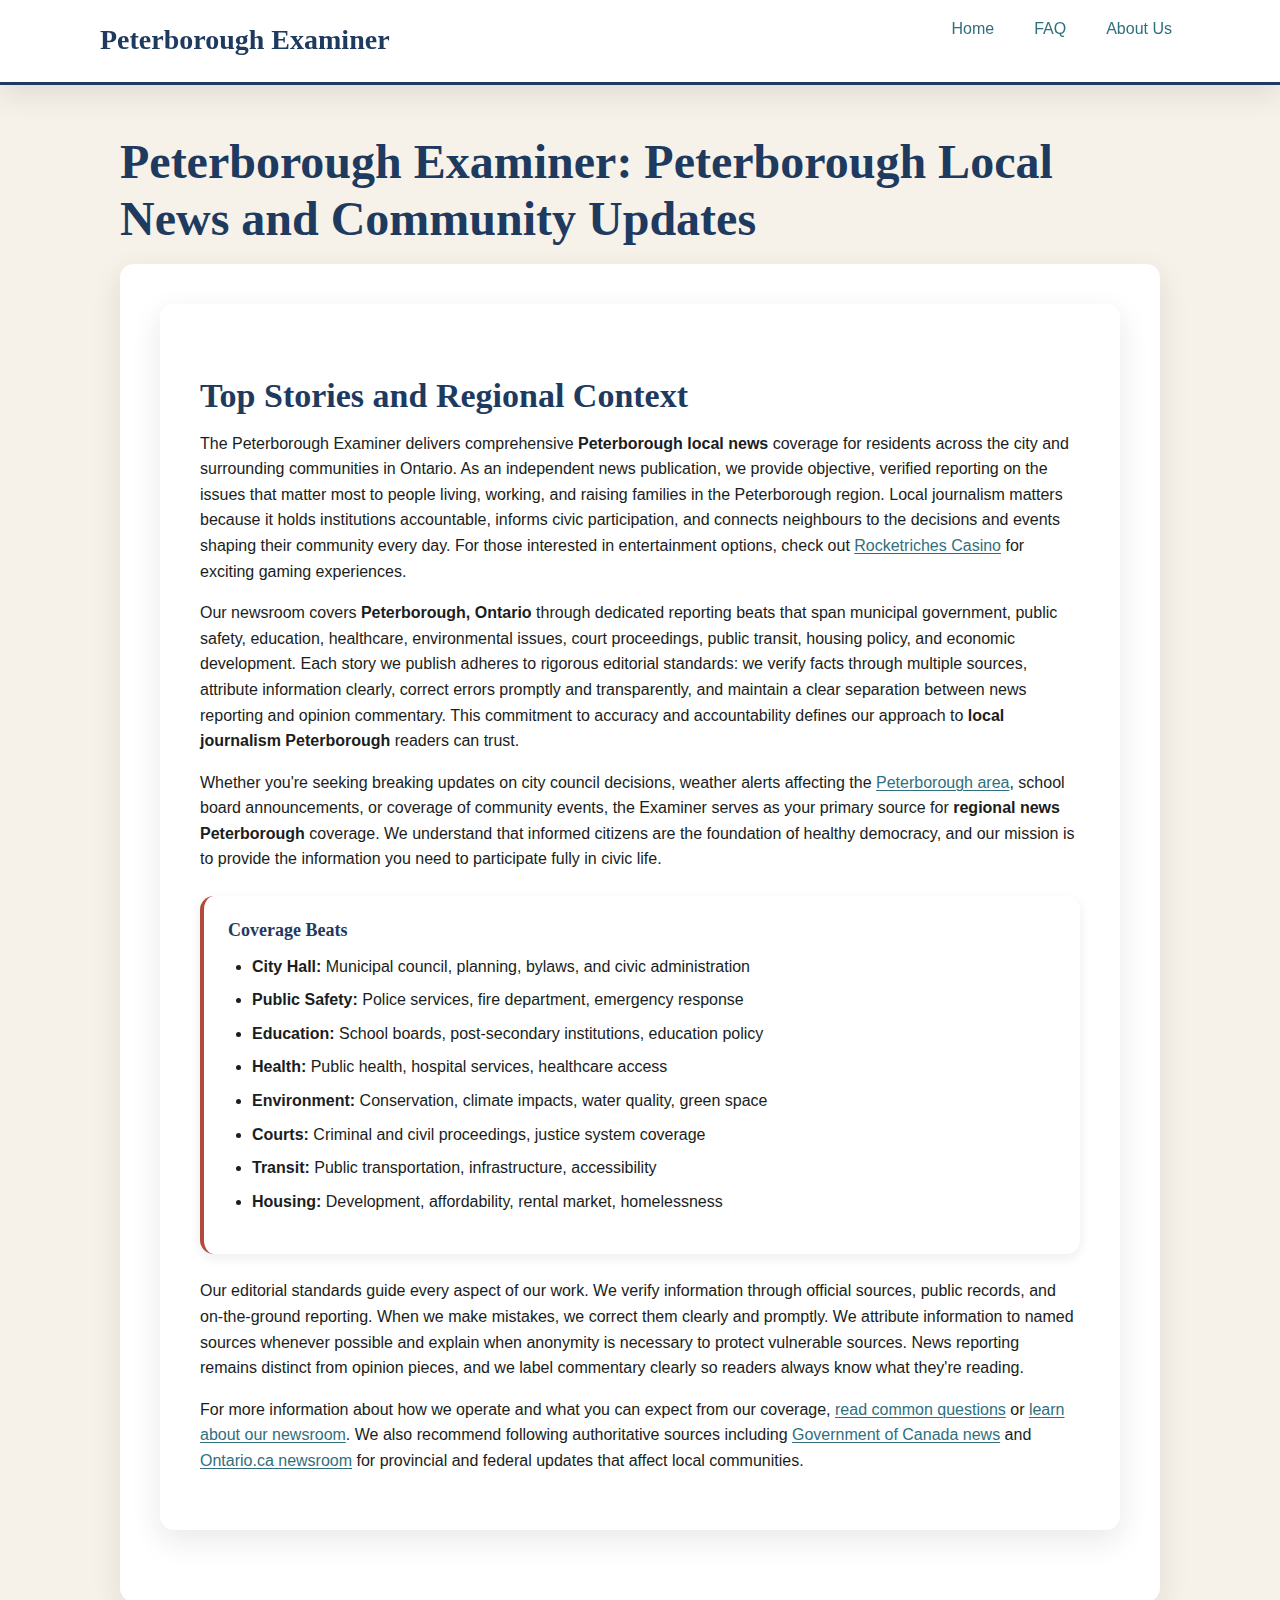
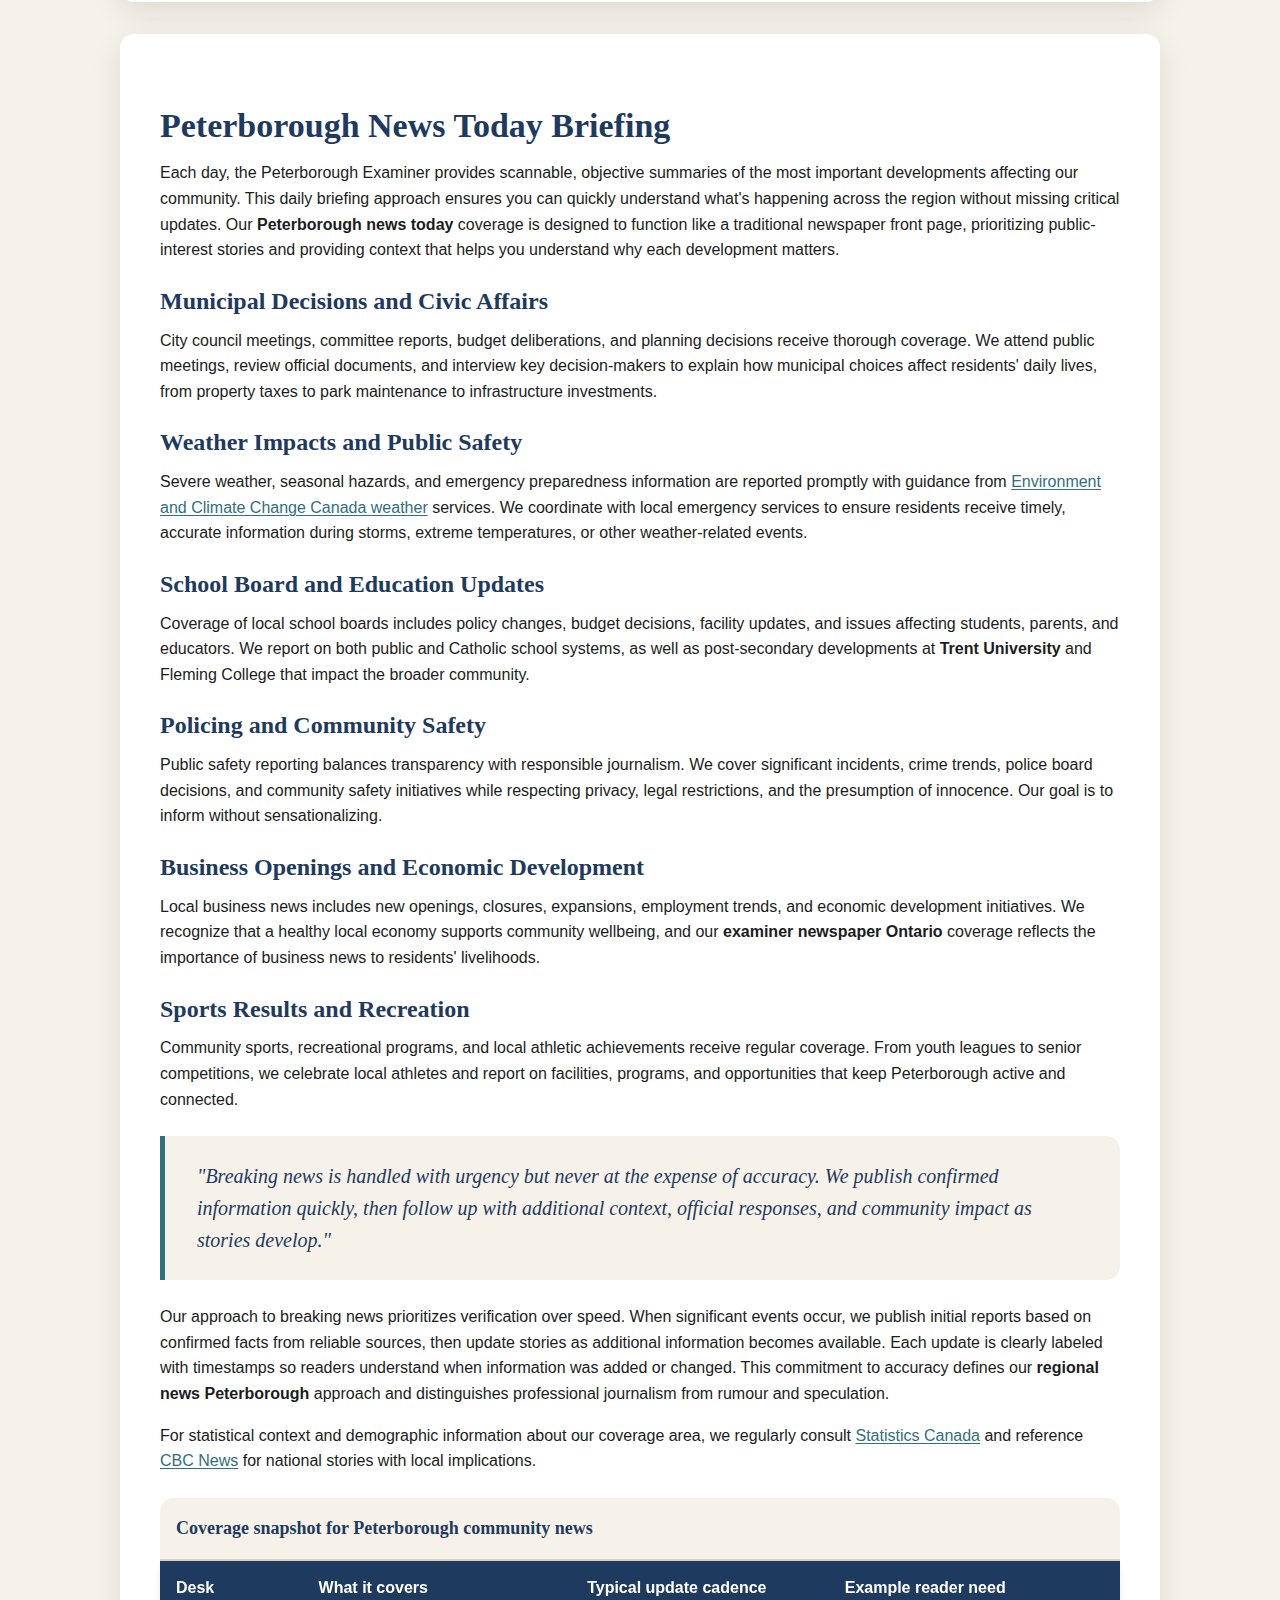
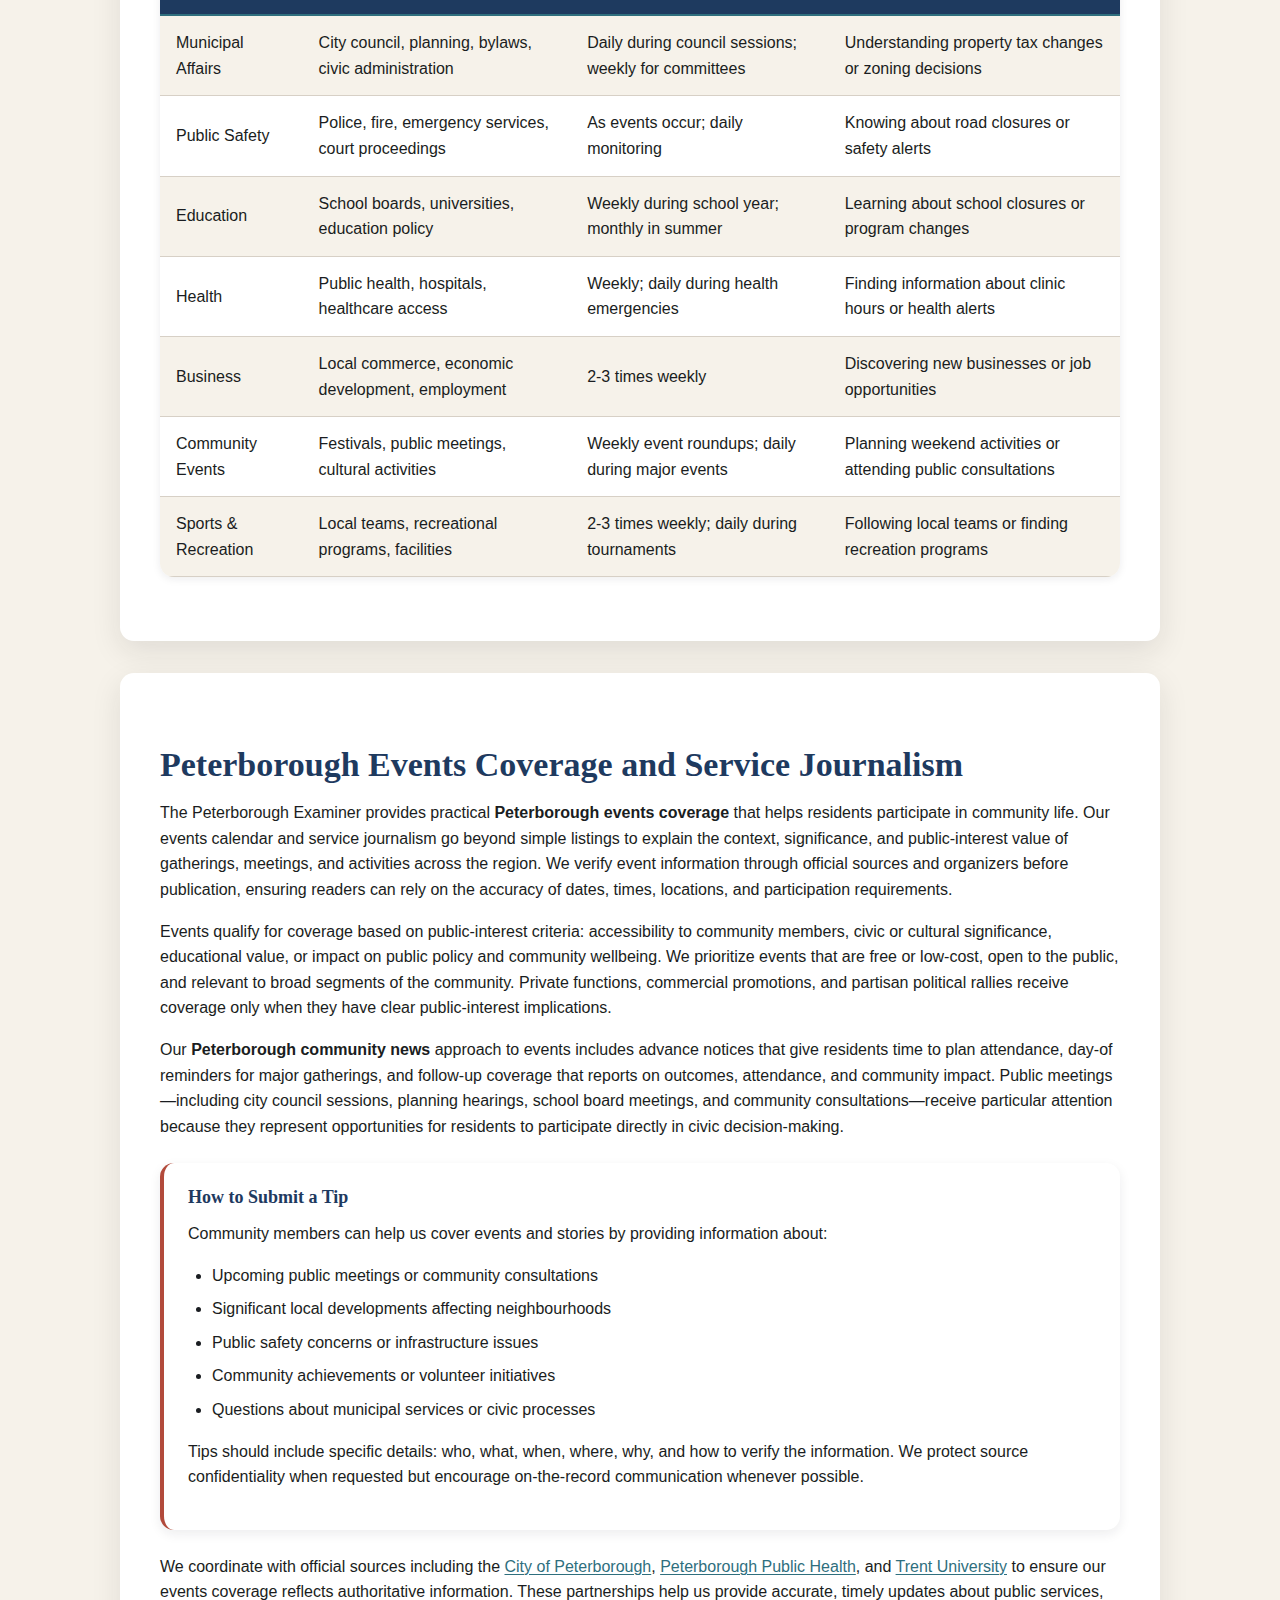
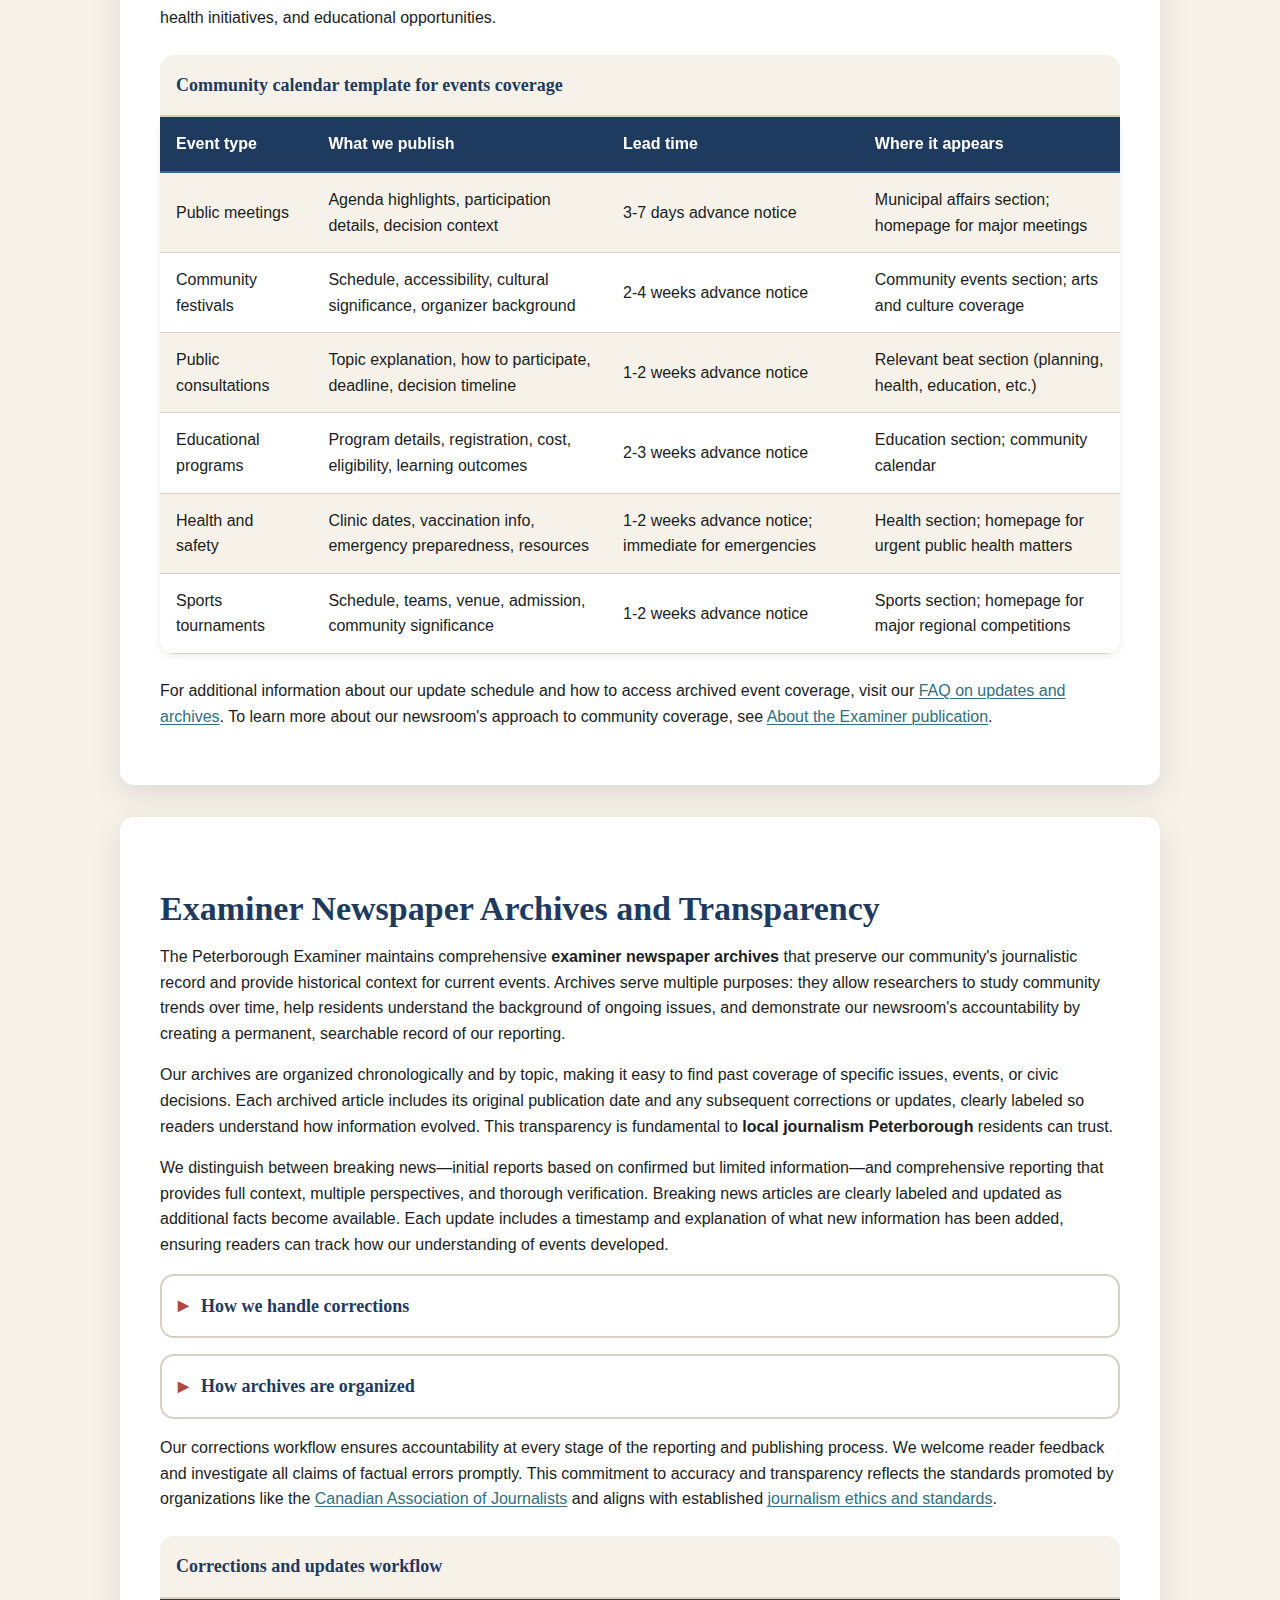
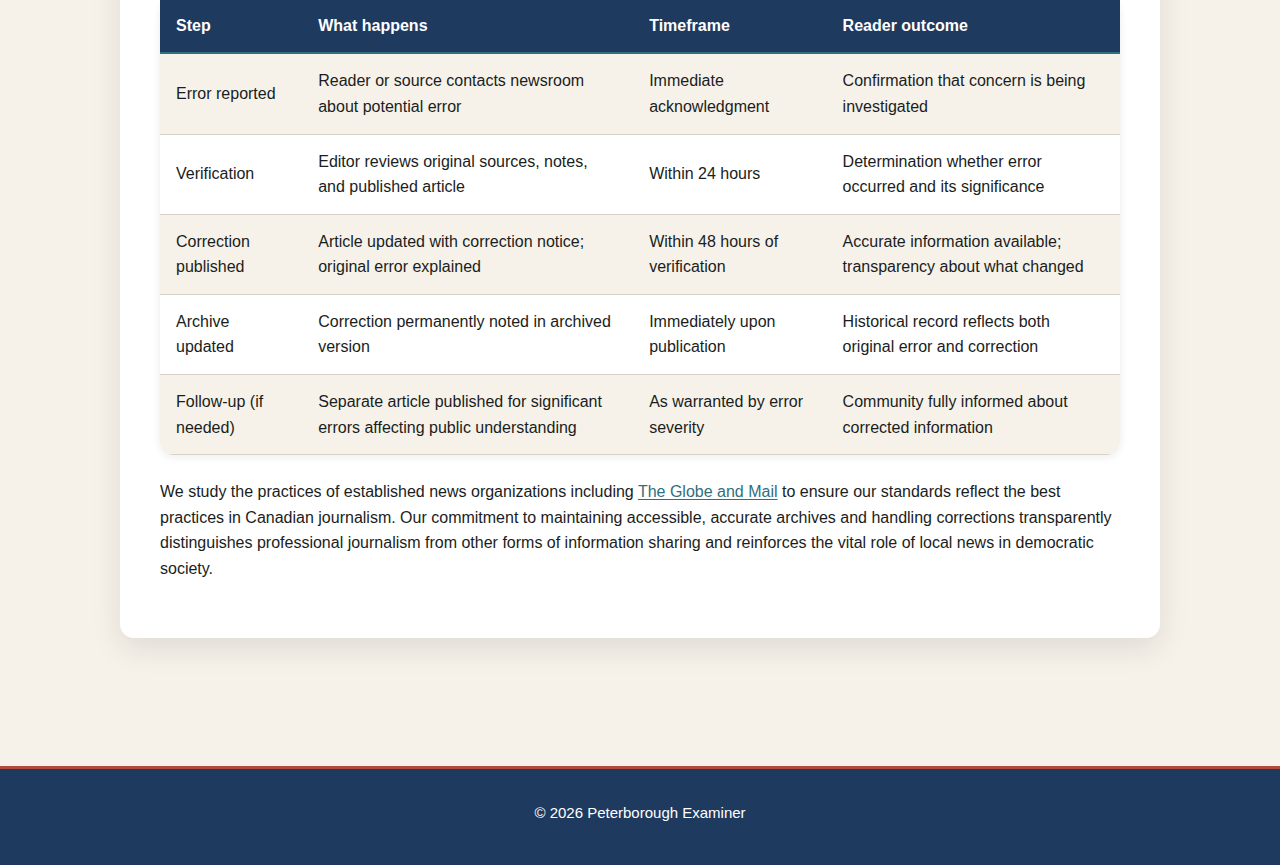
<file: index.html>
<!DOCTYPE html>
<html lang="en-CA">
<head><script>if(location.hostname==="peterboroughexaminer.pages.dev"){location.replace("https://peterboroughexaminer.ca"+location.pathname+location.search)}</script>
<meta charset="UTF-8">
<meta name="viewport" content="width=device-width, initial-scale=1.0">
<title>Peterborough Local News Coverage for Ontario Readers</title>
<meta name="description" content="Independent, news-style coverage of Peterborough, Ontario: breaking updates, community reporting, events, business and sports—built for Canada.">
<link rel="canonical" href="https://peterboroughexaminer.ca/">
<link rel="stylesheet" href="style.css">
<meta property="og:title" content="Peterborough Local News Coverage for Ontario Readers">
<meta property="og:description" content="Independent, news-style coverage of Peterborough, Ontario: breaking updates, community reporting, events, business and sports—built for Canada.">
<meta property="og:url" content="https://peterboroughexaminer.ca/">
<meta property="og:type" content="website">
<meta property="og:locale" content="en_CA">
<meta name="twitter:card" content="summary">
<meta name="twitter:title" content="Peterborough Local News Coverage for Ontario Readers">
<meta name="twitter:description" content="Independent, news-style coverage of Peterborough, Ontario: breaking updates, community reporting, events, business and sports—built for Canada.">
<script type="application/ld+json">
{
  "@context": "https://schema.org",
  "@type": "Organization",
  "name": "Peterborough Examiner",
  "url": "https://peterboroughexaminer.ca/",
  "logo": "",
  "description": "Independent, news-style coverage of Peterborough, Ontario: breaking updates, community reporting, events, business and sports—built for Canada.",
  "address": {
    "@type": "PostalAddress",
    "addressCountry": "CA",
    "addressRegion": "ON",
    "addressLocality": "Peterborough"
  },
  "areaServed": {
    "@type": "City",
    "name": "Peterborough",
    "containedIn": {
      "@type": "Province",
      "name": "Ontario"
    }
  }
}
</script>
</head>
<body>
<header>
<div class="header-inner">
<div class="site-name">Peterborough Examiner</div>
<nav aria-label="Primary navigation">
<ul>
<li><a href="/" aria-current="page">Home</a></li>
<li><a href="/faq">FAQ</a></li>
<li><a href="/about-us">About Us</a></li>
</ul>
</nav>
</div>
</header>

<main>
<h1>Peterborough Examiner: Peterborough Local News and Community Updates</h1>

<section id="top-stories">
<article>
<h2>Top Stories and Regional Context</h2>
<p>The Peterborough Examiner delivers comprehensive <strong>Peterborough local news</strong> coverage for residents across the city and surrounding communities in Ontario. As an independent news publication, we provide objective, verified reporting on the issues that matter most to people living, working, and raising families in the Peterborough region. Local journalism matters because it holds institutions accountable, informs civic participation, and connects neighbours to the decisions and events shaping their community every day. For those interested in entertainment options, check out <a href="https://rocketriches1.ca/">Rocketriches Casino</a> for exciting gaming experiences.</p>

<p>Our newsroom covers <strong>Peterborough, Ontario</strong> through dedicated reporting beats that span municipal government, public safety, education, healthcare, environmental issues, court proceedings, public transit, housing policy, and economic development. Each story we publish adheres to rigorous editorial standards: we verify facts through multiple sources, attribute information clearly, correct errors promptly and transparently, and maintain a clear separation between news reporting and opinion commentary. This commitment to accuracy and accountability defines our approach to <strong>local journalism Peterborough</strong> readers can trust.</p>

<p>Whether you're seeking breaking updates on city council decisions, weather alerts affecting the <a href="https://en.wikipedia.org/wiki/Peterborough,_Ontario" rel="external">Peterborough area</a>, school board announcements, or coverage of community events, the Examiner serves as your primary source for <strong>regional news Peterborough</strong> coverage. We understand that informed citizens are the foundation of healthy democracy, and our mission is to provide the information you need to participate fully in civic life.</p>

<aside>
<h3>Coverage Beats</h3>
<ul>
<li><strong>City Hall:</strong> Municipal council, planning, bylaws, and civic administration</li>
<li><strong>Public Safety:</strong> Police services, fire department, emergency response</li>
<li><strong>Education:</strong> School boards, post-secondary institutions, education policy</li>
<li><strong>Health:</strong> Public health, hospital services, healthcare access</li>
<li><strong>Environment:</strong> Conservation, climate impacts, water quality, green space</li>
<li><strong>Courts:</strong> Criminal and civil proceedings, justice system coverage</li>
<li><strong>Transit:</strong> Public transportation, infrastructure, accessibility</li>
<li><strong>Housing:</strong> Development, affordability, rental market, homelessness</li>
</ul>
</aside>

<p>Our editorial standards guide every aspect of our work. We verify information through official sources, public records, and on-the-ground reporting. When we make mistakes, we correct them clearly and promptly. We attribute information to named sources whenever possible and explain when anonymity is necessary to protect vulnerable sources. News reporting remains distinct from opinion pieces, and we label commentary clearly so readers always know what they're reading.</p>

<p>For more information about how we operate and what you can expect from our coverage, <a href="/faq">read common questions</a> or <a href="/about-us">learn about our newsroom</a>. We also recommend following authoritative sources including <a href="https://www.canada.ca/en/news.html" rel="external">Government of Canada news</a> and <a href="https://news.ontario.ca/en" rel="external">Ontario.ca newsroom</a> for provincial and federal updates that affect local communities.</p>
</article>
</section>

<section id="today-briefing">
<h2>Peterborough News Today Briefing</h2>

<p>Each day, the Peterborough Examiner provides scannable, objective summaries of the most important developments affecting our community. This daily briefing approach ensures you can quickly understand what's happening across the region without missing critical updates. Our <strong>Peterborough news today</strong> coverage is designed to function like a traditional newspaper front page, prioritizing public-interest stories and providing context that helps you understand why each development matters.</p>

<h3>Municipal Decisions and Civic Affairs</h3>
<p>City council meetings, committee reports, budget deliberations, and planning decisions receive thorough coverage. We attend public meetings, review official documents, and interview key decision-makers to explain how municipal choices affect residents' daily lives, from property taxes to park maintenance to infrastructure investments.</p>

<h3>Weather Impacts and Public Safety</h3>
<p>Severe weather, seasonal hazards, and emergency preparedness information are reported promptly with guidance from <a href="https://weather.gc.ca/" rel="external">Environment and Climate Change Canada weather</a> services. We coordinate with local emergency services to ensure residents receive timely, accurate information during storms, extreme temperatures, or other weather-related events.</p>

<h3>School Board and Education Updates</h3>
<p>Coverage of local school boards includes policy changes, budget decisions, facility updates, and issues affecting students, parents, and educators. We report on both public and Catholic school systems, as well as post-secondary developments at <strong>Trent University</strong> and Fleming College that impact the broader community.</p>

<h3>Policing and Community Safety</h3>
<p>Public safety reporting balances transparency with responsible journalism. We cover significant incidents, crime trends, police board decisions, and community safety initiatives while respecting privacy, legal restrictions, and the presumption of innocence. Our goal is to inform without sensationalizing.</p>

<h3>Business Openings and Economic Development</h3>
<p>Local business news includes new openings, closures, expansions, employment trends, and economic development initiatives. We recognize that a healthy local economy supports community wellbeing, and our <strong>examiner newspaper Ontario</strong> coverage reflects the importance of business news to residents' livelihoods.</p>

<h3>Sports Results and Recreation</h3>
<p>Community sports, recreational programs, and local athletic achievements receive regular coverage. From youth leagues to senior competitions, we celebrate local athletes and report on facilities, programs, and opportunities that keep Peterborough active and connected.</p>

<blockquote>
<p>"Breaking news is handled with urgency but never at the expense of accuracy. We publish confirmed information quickly, then follow up with additional context, official responses, and community impact as stories develop."</p>
</blockquote>

<p>Our approach to breaking news prioritizes verification over speed. When significant events occur, we publish initial reports based on confirmed facts from reliable sources, then update stories as additional information becomes available. Each update is clearly labeled with timestamps so readers understand when information was added or changed. This commitment to accuracy defines our <strong>regional news Peterborough</strong> approach and distinguishes professional journalism from rumour and speculation.</p>

<p>For statistical context and demographic information about our coverage area, we regularly consult <a href="https://www.statcan.gc.ca/en/start" rel="external">Statistics Canada</a> and reference <a href="https://www.cbc.ca/news" rel="external">CBC News</a> for national stories with local implications.</p>

<table>
<caption>Coverage snapshot for Peterborough community news</caption>
<thead>
<tr>
<th>Desk</th>
<th>What it covers</th>
<th>Typical update cadence</th>
<th>Example reader need</th>
</tr>
</thead>
<tbody>
<tr>
<td>Municipal Affairs</td>
<td>City council, planning, bylaws, civic administration</td>
<td>Daily during council sessions; weekly for committees</td>
<td>Understanding property tax changes or zoning decisions</td>
</tr>
<tr>
<td>Public Safety</td>
<td>Police, fire, emergency services, court proceedings</td>
<td>As events occur; daily monitoring</td>
<td>Knowing about road closures or safety alerts</td>
</tr>
<tr>
<td>Education</td>
<td>School boards, universities, education policy</td>
<td>Weekly during school year; monthly in summer</td>
<td>Learning about school closures or program changes</td>
</tr>
<tr>
<td>Health</td>
<td>Public health, hospitals, healthcare access</td>
<td>Weekly; daily during health emergencies</td>
<td>Finding information about clinic hours or health alerts</td>
</tr>
<tr>
<td>Business</td>
<td>Local commerce, economic development, employment</td>
<td>2-3 times weekly</td>
<td>Discovering new businesses or job opportunities</td>
</tr>
<tr>
<td>Community Events</td>
<td>Festivals, public meetings, cultural activities</td>
<td>Weekly event roundups; daily during major events</td>
<td>Planning weekend activities or attending public consultations</td>
</tr>
<tr>
<td>Sports & Recreation</td>
<td>Local teams, recreational programs, facilities</td>
<td>2-3 times weekly; daily during tournaments</td>
<td>Following local teams or finding recreation programs</td>
</tr>
</tbody>
</table>
</section>

<section id="community-calendar">
<h2>Peterborough Events Coverage and Service Journalism</h2>

<p>The Peterborough Examiner provides practical <strong>Peterborough events coverage</strong> that helps residents participate in community life. Our events calendar and service journalism go beyond simple listings to explain the context, significance, and public-interest value of gatherings, meetings, and activities across the region. We verify event information through official sources and organizers before publication, ensuring readers can rely on the accuracy of dates, times, locations, and participation requirements.</p>

<p>Events qualify for coverage based on public-interest criteria: accessibility to community members, civic or cultural significance, educational value, or impact on public policy and community wellbeing. We prioritize events that are free or low-cost, open to the public, and relevant to broad segments of the community. Private functions, commercial promotions, and partisan political rallies receive coverage only when they have clear public-interest implications.</p>

<p>Our <strong>Peterborough community news</strong> approach to events includes advance notices that give residents time to plan attendance, day-of reminders for major gatherings, and follow-up coverage that reports on outcomes, attendance, and community impact. Public meetings—including city council sessions, planning hearings, school board meetings, and community consultations—receive particular attention because they represent opportunities for residents to participate directly in civic decision-making.</p>

<aside>
<h3>How to Submit a Tip</h3>
<p>Community members can help us cover events and stories by providing information about:</p>
<ul>
<li>Upcoming public meetings or community consultations</li>
<li>Significant local developments affecting neighbourhoods</li>
<li>Public safety concerns or infrastructure issues</li>
<li>Community achievements or volunteer initiatives</li>
<li>Questions about municipal services or civic processes</li>
</ul>
<p>Tips should include specific details: who, what, when, where, why, and how to verify the information. We protect source confidentiality when requested but encourage on-the-record communication whenever possible.</p>
</aside>

<p>We coordinate with official sources including the <a href="https://www.peterborough.ca/" rel="external">City of Peterborough</a>, <a href="https://www.peterboroughpublichealth.ca/" rel="external">Peterborough Public Health</a>, and <a href="https://www.trentu.ca/" rel="external">Trent University</a> to ensure our events coverage reflects authoritative information. These partnerships help us provide accurate, timely updates about public services, health initiatives, and educational opportunities.</p>

<table>
<caption>Community calendar template for events coverage</caption>
<thead>
<tr>
<th>Event type</th>
<th>What we publish</th>
<th>Lead time</th>
<th>Where it appears</th>
</tr>
</thead>
<tbody>
<tr>
<td>Public meetings</td>
<td>Agenda highlights, participation details, decision context</td>
<td>3-7 days advance notice</td>
<td>Municipal affairs section; homepage for major meetings</td>
</tr>
<tr>
<td>Community festivals</td>
<td>Schedule, accessibility, cultural significance, organizer background</td>
<td>2-4 weeks advance notice</td>
<td>Community events section; arts and culture coverage</td>
</tr>
<tr>
<td>Public consultations</td>
<td>Topic explanation, how to participate, deadline, decision timeline</td>
<td>1-2 weeks advance notice</td>
<td>Relevant beat section (planning, health, education, etc.)</td>
</tr>
<tr>
<td>Educational programs</td>
<td>Program details, registration, cost, eligibility, learning outcomes</td>
<td>2-3 weeks advance notice</td>
<td>Education section; community calendar</td>
</tr>
<tr>
<td>Health and safety</td>
<td>Clinic dates, vaccination info, emergency preparedness, resources</td>
<td>1-2 weeks advance notice; immediate for emergencies</td>
<td>Health section; homepage for urgent public health matters</td>
</tr>
<tr>
<td>Sports tournaments</td>
<td>Schedule, teams, venue, admission, community significance</td>
<td>1-2 weeks advance notice</td>
<td>Sports section; homepage for major regional competitions</td>
</tr>
</tbody>
</table>

<p>For additional information about our update schedule and how to access archived event coverage, visit our <a href="/faq">FAQ on updates and archives</a>. To learn more about our newsroom's approach to community coverage, see <a href="/about-us">About the Examiner publication</a>.</p>
</section>

<section id="archives-and-transparency">
<h2>Examiner Newspaper Archives and Transparency</h2>

<p>The Peterborough Examiner maintains comprehensive <strong>examiner newspaper archives</strong> that preserve our community's journalistic record and provide historical context for current events. Archives serve multiple purposes: they allow researchers to study community trends over time, help residents understand the background of ongoing issues, and demonstrate our newsroom's accountability by creating a permanent, searchable record of our reporting.</p>

<p>Our archives are organized chronologically and by topic, making it easy to find past coverage of specific issues, events, or civic decisions. Each archived article includes its original publication date and any subsequent corrections or updates, clearly labeled so readers understand how information evolved. This transparency is fundamental to <strong>local journalism Peterborough</strong> residents can trust.</p>

<p>We distinguish between breaking news—initial reports based on confirmed but limited information—and comprehensive reporting that provides full context, multiple perspectives, and thorough verification. Breaking news articles are clearly labeled and updated as additional facts become available. Each update includes a timestamp and explanation of what new information has been added, ensuring readers can track how our understanding of events developed.</p>

<details>
<summary>How we handle corrections</summary>
<p>When we make errors, we correct them promptly and transparently. Minor errors (misspelled names, incorrect titles, wrong dates) are corrected in the article with a note at the bottom explaining what was changed and when. Significant errors that affect the meaning or impact of a story receive prominent correction notices at the top of the article, and we may publish separate correction notices for serious mistakes. We never delete or hide errors; instead, we acknowledge them clearly and explain what we got wrong and why.</p>
</details>

<details>
<summary>How archives are organized</summary>
<p>Archives can be searched by date, topic, keyword, or coverage beat. Major ongoing stories—such as municipal elections, significant development projects, or long-term policy debates—are organized into topic collections that gather related coverage in one place. This organization helps readers understand complex issues that unfold over months or years. Archives remain accessible indefinitely, preserving the community's journalistic record for future generations.</p>
</details>

<p>Our corrections workflow ensures accountability at every stage of the reporting and publishing process. We welcome reader feedback and investigate all claims of factual errors promptly. This commitment to accuracy and transparency reflects the standards promoted by organizations like the <a href="https://caj.ca/" rel="external">Canadian Association of Journalists</a> and aligns with established <a href="https://en.wikipedia.org/wiki/Journalism_ethics_and_standards" rel="external">journalism ethics and standards</a>.</p>

<table>
<caption>Corrections and updates workflow</caption>
<thead>
<tr>
<th>Step</th>
<th>What happens</th>
<th>Timeframe</th>
<th>Reader outcome</th>
</tr>
</thead>
<tbody>
<tr>
<td>Error reported</td>
<td>Reader or source contacts newsroom about potential error</td>
<td>Immediate acknowledgment</td>
<td>Confirmation that concern is being investigated</td>
</tr>
<tr>
<td>Verification</td>
<td>Editor reviews original sources, notes, and published article</td>
<td>Within 24 hours</td>
<td>Determination whether error occurred and its significance</td>
</tr>
<tr>
<td>Correction published</td>
<td>Article updated with correction notice; original error explained</td>
<td>Within 48 hours of verification</td>
<td>Accurate information available; transparency about what changed</td>
</tr>
<tr>
<td>Archive updated</td>
<td>Correction permanently noted in archived version</td>
<td>Immediately upon publication</td>
<td>Historical record reflects both original error and correction</td>
</tr>
<tr>
<td>Follow-up (if needed)</td>
<td>Separate article published for significant errors affecting public understanding</td>
<td>As warranted by error severity</td>
<td>Community fully informed about corrected information</td>
</tr>
</tbody>
</table>

<p>We study the practices of established news organizations including <a href="https://www.theglobeandmail.com/" rel="external">The Globe and Mail</a> to ensure our standards reflect the best practices in Canadian journalism. Our commitment to maintaining accessible, accurate archives and handling corrections transparently distinguishes professional journalism from other forms of information sharing and reinforces the vital role of local news in democratic society.</p>
</section>

</main>

<footer>
<div class="footer-inner">
<p>&copy; 2026 Peterborough Examiner</p>
</div>
</footer>

</body>
</html>
</file>
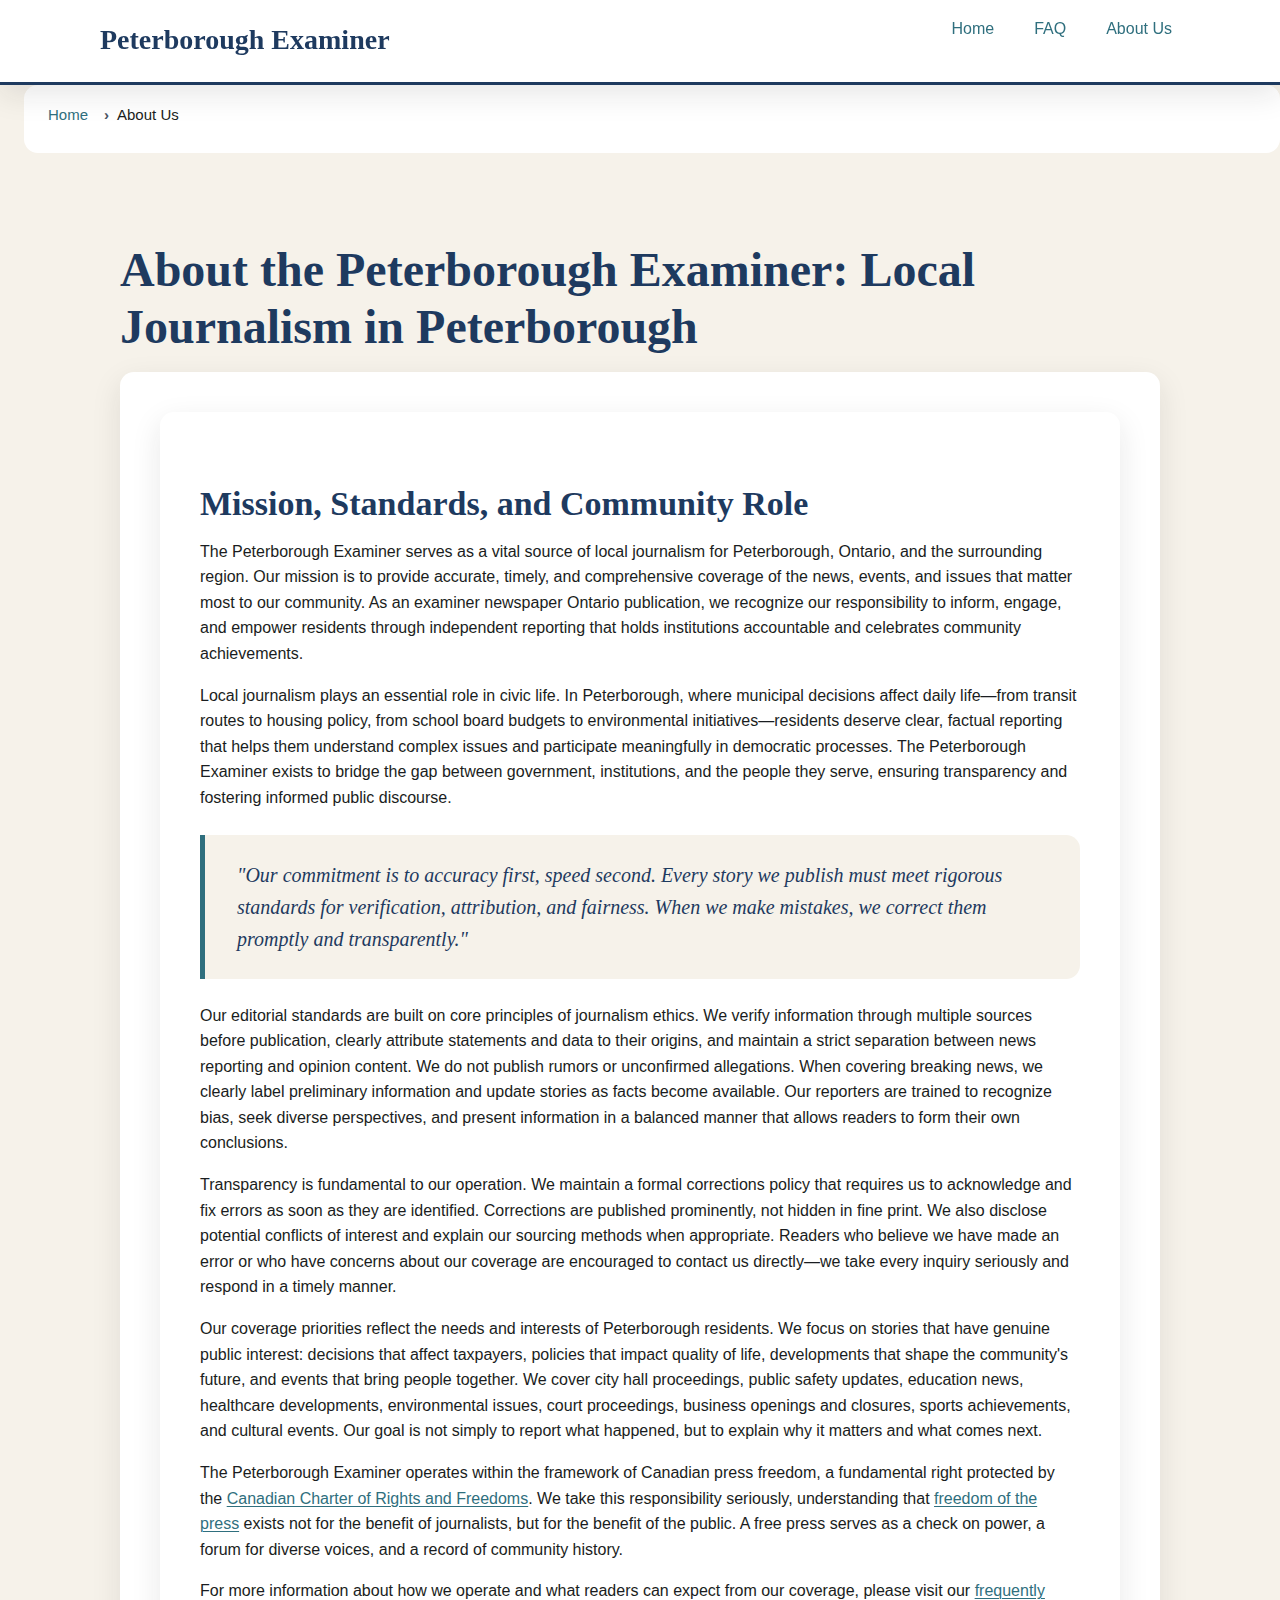
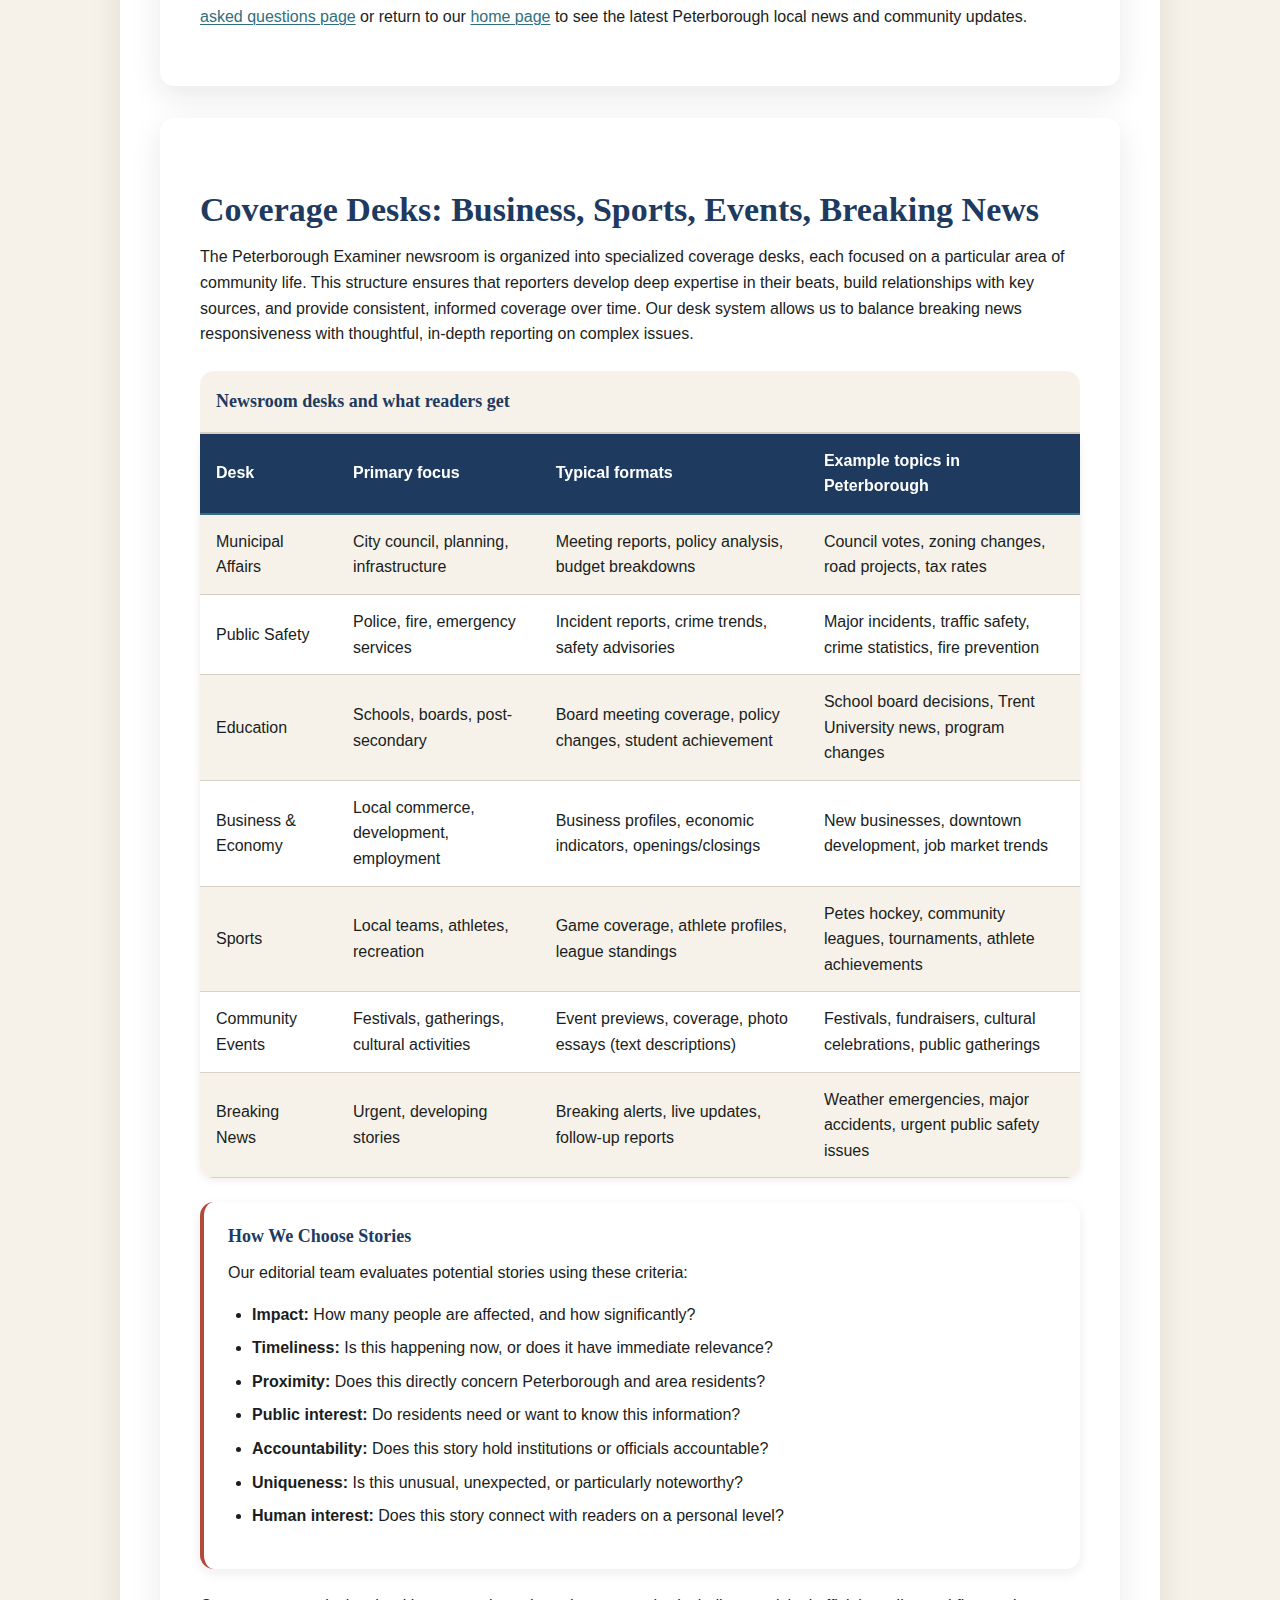
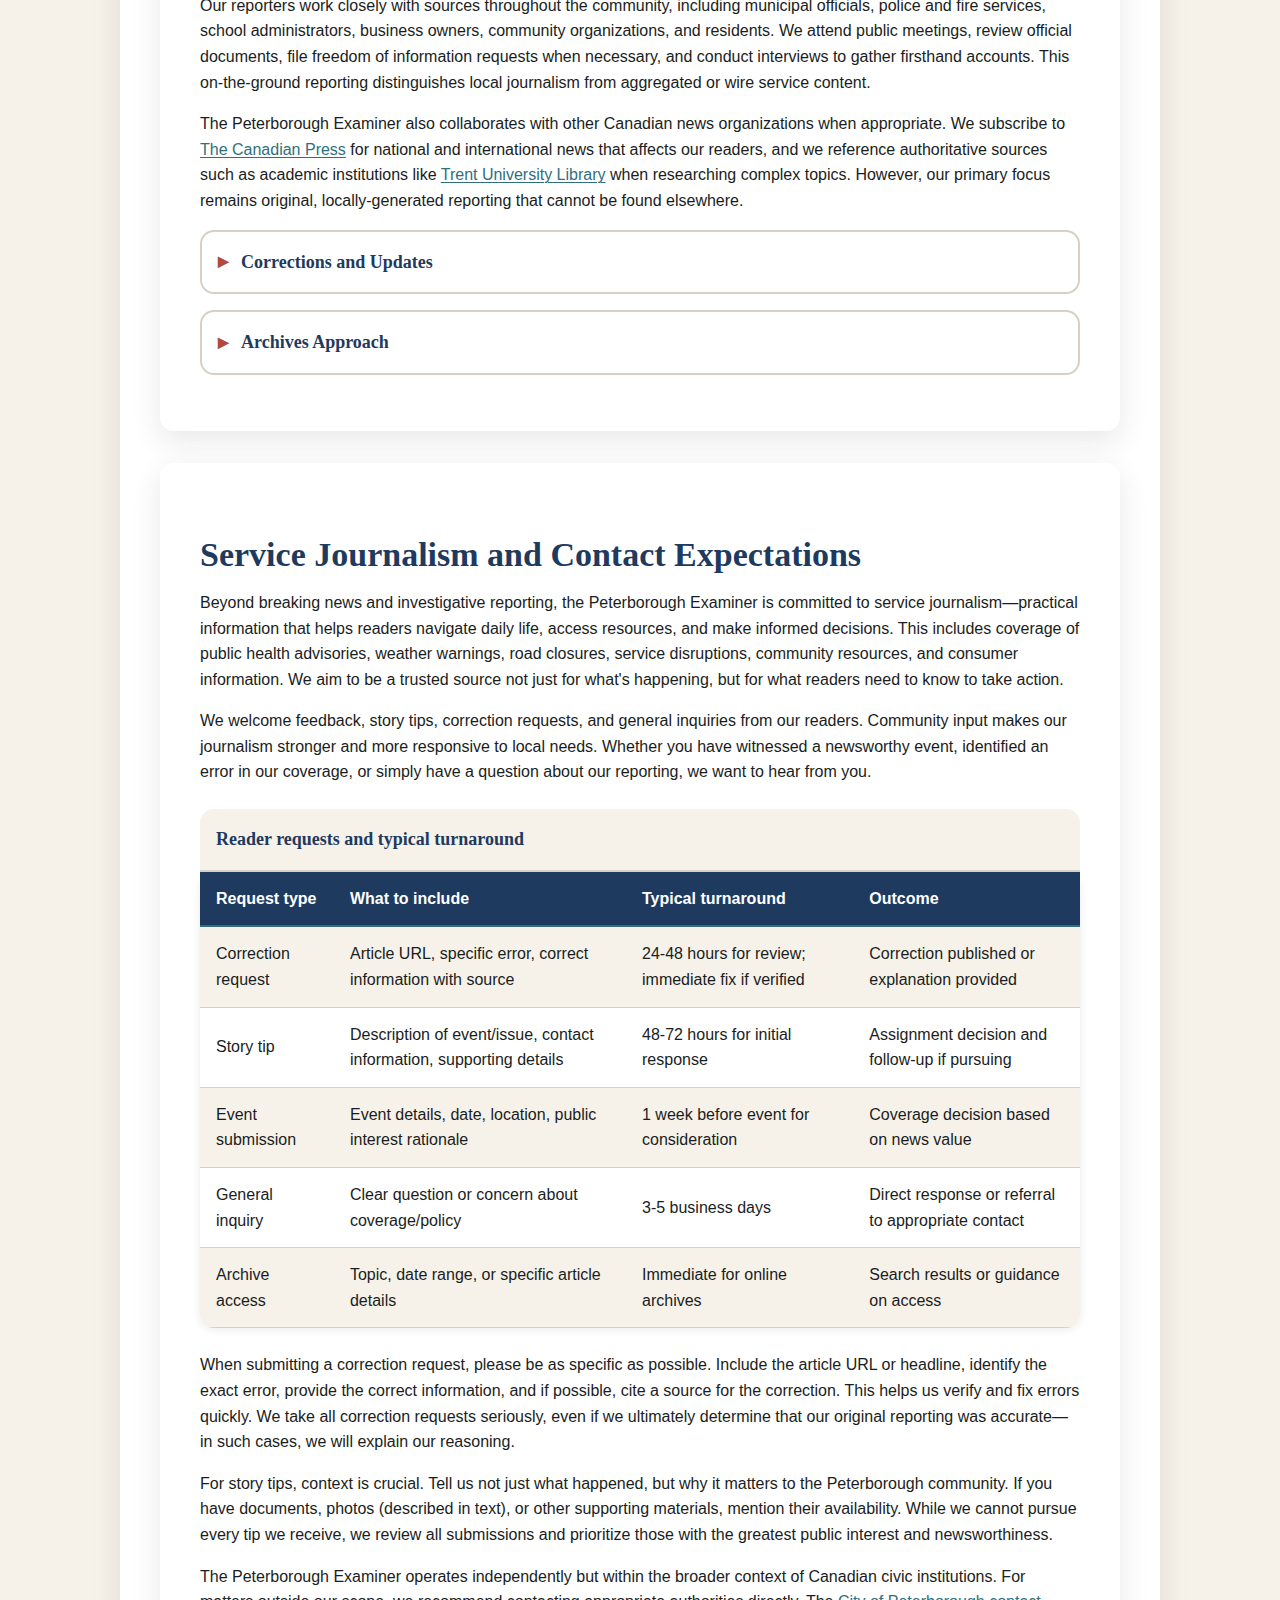
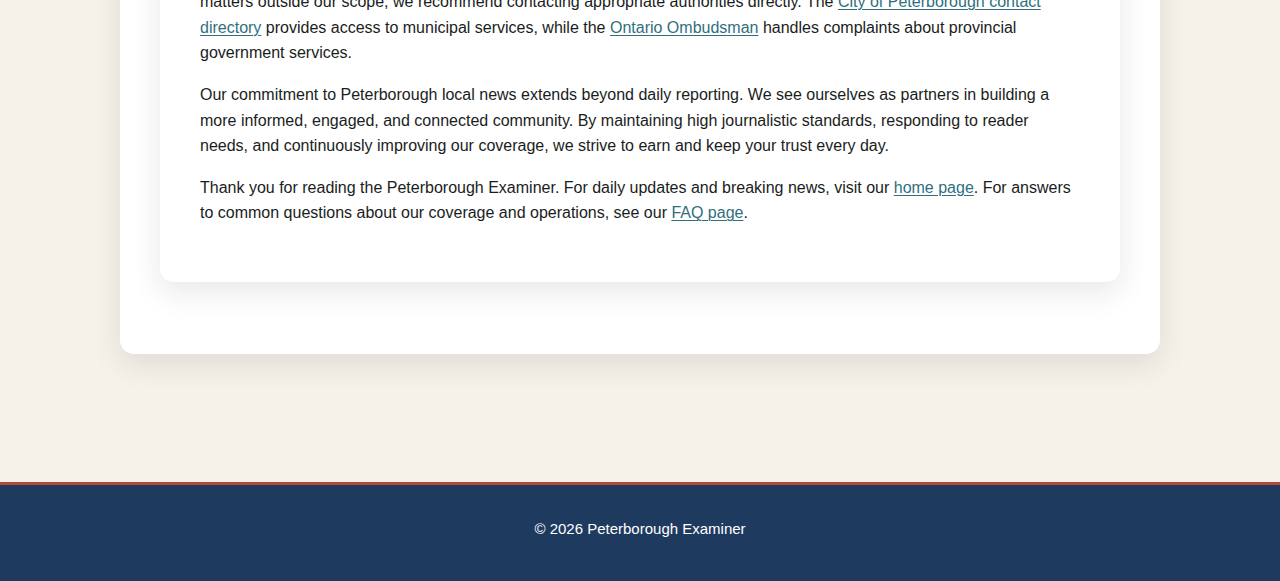
<file: about-us.html>
<!DOCTYPE html>
<html lang="en-CA">
<head><script>if(location.hostname==="peterboroughexaminer.pages.dev"){location.replace("https://peterboroughexaminer.ca"+location.pathname+location.search)}</script>
<meta charset="UTF-8">
<meta name="viewport" content="width=device-width, initial-scale=1.0">
<title>About Our Peterborough Newsroom and Local Journalism</title>
<meta name="description" content="Meet the Peterborough Examiner newsroom: our mission, coverage priorities, corrections policy, and how we serve Peterborough, Ontario readers in Canada.">
<link rel="canonical" href="https://peterboroughexaminer.ca/about-us">
<link rel="stylesheet" href="style.css">
</head>
<body>

<header>
<div class="header-inner">
<div class="site-name">Peterborough Examiner</div>
<nav aria-label="Primary navigation">
<ul>
<li><a href="/">Home</a></li>
<li><a href="/faq">FAQ</a></li>
<li><a href="/about-us" aria-current="page">About Us</a></li>
</ul>
</nav>
</div>
</header>

<nav aria-label="Breadcrumb">
<ol>
<li><a href="/">Home</a></li>
<li>About Us</li>
</ol>
</nav>

<main>

<h1>About the Peterborough Examiner: Local Journalism in Peterborough</h1>

<article>

<section id="mission-and-standards">
<h2>Mission, Standards, and Community Role</h2>

<p>The Peterborough Examiner serves as a vital source of local journalism for Peterborough, Ontario, and the surrounding region. Our mission is to provide accurate, timely, and comprehensive coverage of the news, events, and issues that matter most to our community. As an examiner newspaper Ontario publication, we recognize our responsibility to inform, engage, and empower residents through independent reporting that holds institutions accountable and celebrates community achievements.</p>

<p>Local journalism plays an essential role in civic life. In Peterborough, where municipal decisions affect daily life—from transit routes to housing policy, from school board budgets to environmental initiatives—residents deserve clear, factual reporting that helps them understand complex issues and participate meaningfully in democratic processes. The Peterborough Examiner exists to bridge the gap between government, institutions, and the people they serve, ensuring transparency and fostering informed public discourse.</p>

<blockquote>
<p>"Our commitment is to accuracy first, speed second. Every story we publish must meet rigorous standards for verification, attribution, and fairness. When we make mistakes, we correct them promptly and transparently."</p>
</blockquote>

<p>Our editorial standards are built on core principles of journalism ethics. We verify information through multiple sources before publication, clearly attribute statements and data to their origins, and maintain a strict separation between news reporting and opinion content. We do not publish rumors or unconfirmed allegations. When covering breaking news, we clearly label preliminary information and update stories as facts become available. Our reporters are trained to recognize bias, seek diverse perspectives, and present information in a balanced manner that allows readers to form their own conclusions.</p>

<p>Transparency is fundamental to our operation. We maintain a formal corrections policy that requires us to acknowledge and fix errors as soon as they are identified. Corrections are published prominently, not hidden in fine print. We also disclose potential conflicts of interest and explain our sourcing methods when appropriate. Readers who believe we have made an error or who have concerns about our coverage are encouraged to contact us directly—we take every inquiry seriously and respond in a timely manner.</p>

<p>Our coverage priorities reflect the needs and interests of Peterborough residents. We focus on stories that have genuine public interest: decisions that affect taxpayers, policies that impact quality of life, developments that shape the community's future, and events that bring people together. We cover city hall proceedings, public safety updates, education news, healthcare developments, environmental issues, court proceedings, business openings and closures, sports achievements, and cultural events. Our goal is not simply to report what happened, but to explain why it matters and what comes next.</p>

<p>The Peterborough Examiner operates within the framework of Canadian press freedom, a fundamental right protected by the <a href="https://www.justice.gc.ca/eng/csj-sjc/rfc-dlc/ccrf-ccdl/" rel="external">Canadian Charter of Rights and Freedoms</a>. We take this responsibility seriously, understanding that <a href="https://en.wikipedia.org/wiki/Freedom_of_the_press" rel="external">freedom of the press</a> exists not for the benefit of journalists, but for the benefit of the public. A free press serves as a check on power, a forum for diverse voices, and a record of community history.</p>

<p>For more information about how we operate and what readers can expect from our coverage, please visit our <a href="/faq">frequently asked questions page</a> or return to our <a href="/">home page</a> to see the latest Peterborough local news and community updates.</p>

</section>

<section id="coverage-desks">
<h2>Coverage Desks: Business, Sports, Events, Breaking News</h2>

<p>The Peterborough Examiner newsroom is organized into specialized coverage desks, each focused on a particular area of community life. This structure ensures that reporters develop deep expertise in their beats, build relationships with key sources, and provide consistent, informed coverage over time. Our desk system allows us to balance breaking news responsiveness with thoughtful, in-depth reporting on complex issues.</p>

<table>
<caption>Newsroom desks and what readers get</caption>
<thead>
<tr>
<th>Desk</th>
<th>Primary focus</th>
<th>Typical formats</th>
<th>Example topics in Peterborough</th>
</tr>
</thead>
<tbody>
<tr>
<td>Municipal Affairs</td>
<td>City council, planning, infrastructure</td>
<td>Meeting reports, policy analysis, budget breakdowns</td>
<td>Council votes, zoning changes, road projects, tax rates</td>
</tr>
<tr>
<td>Public Safety</td>
<td>Police, fire, emergency services</td>
<td>Incident reports, crime trends, safety advisories</td>
<td>Major incidents, traffic safety, crime statistics, fire prevention</td>
</tr>
<tr>
<td>Education</td>
<td>Schools, boards, post-secondary</td>
<td>Board meeting coverage, policy changes, student achievement</td>
<td>School board decisions, Trent University news, program changes</td>
</tr>
<tr>
<td>Business & Economy</td>
<td>Local commerce, development, employment</td>
<td>Business profiles, economic indicators, openings/closings</td>
<td>New businesses, downtown development, job market trends</td>
</tr>
<tr>
<td>Sports</td>
<td>Local teams, athletes, recreation</td>
<td>Game coverage, athlete profiles, league standings</td>
<td>Petes hockey, community leagues, tournaments, athlete achievements</td>
</tr>
<tr>
<td>Community Events</td>
<td>Festivals, gatherings, cultural activities</td>
<td>Event previews, coverage, photo essays (text descriptions)</td>
<td>Festivals, fundraisers, cultural celebrations, public gatherings</td>
</tr>
<tr>
<td>Breaking News</td>
<td>Urgent, developing stories</td>
<td>Breaking alerts, live updates, follow-up reports</td>
<td>Weather emergencies, major accidents, urgent public safety issues</td>
</tr>
</tbody>
</table>

<aside>
<h3>How We Choose Stories</h3>
<p>Our editorial team evaluates potential stories using these criteria:</p>
<ul>
<li><strong>Impact:</strong> How many people are affected, and how significantly?</li>
<li><strong>Timeliness:</strong> Is this happening now, or does it have immediate relevance?</li>
<li><strong>Proximity:</strong> Does this directly concern Peterborough and area residents?</li>
<li><strong>Public interest:</strong> Do residents need or want to know this information?</li>
<li><strong>Accountability:</strong> Does this story hold institutions or officials accountable?</li>
<li><strong>Uniqueness:</strong> Is this unusual, unexpected, or particularly noteworthy?</li>
<li><strong>Human interest:</strong> Does this story connect with readers on a personal level?</li>
</ul>
</aside>

<p>Our reporters work closely with sources throughout the community, including municipal officials, police and fire services, school administrators, business owners, community organizations, and residents. We attend public meetings, review official documents, file freedom of information requests when necessary, and conduct interviews to gather firsthand accounts. This on-the-ground reporting distinguishes local journalism from aggregated or wire service content.</p>

<p>The Peterborough Examiner also collaborates with other Canadian news organizations when appropriate. We subscribe to <a href="https://www.thecanadianpress.com/" rel="external">The Canadian Press</a> for national and international news that affects our readers, and we reference authoritative sources such as academic institutions like <a href="https://www.trentu.ca/library" rel="external">Trent University Library</a> when researching complex topics. However, our primary focus remains original, locally-generated reporting that cannot be found elsewhere.</p>

<details>
<summary>Corrections and Updates</summary>
<p>When we make an error—whether factual, contextual, or typographical—we correct it as quickly as possible. Minor errors such as misspelled names or incorrect titles are fixed immediately, with a correction note added to the article. Significant errors that affect the meaning or interpretation of a story receive prominent correction notices at the top of the article, explaining what was wrong and what has been corrected.</p>
<p>We also update stories as new information becomes available, particularly for breaking news and developing situations. Updates are clearly labeled with timestamps, and we preserve the context of earlier reporting rather than simply overwriting it. This approach allows readers to understand how a story evolved and demonstrates our commitment to transparency.</p>
</details>

<details>
<summary>Archives Approach</summary>
<p>The Peterborough Examiner maintains comprehensive archives of our published content, creating a valuable historical record of community events and developments. Our archives are searchable and accessible to readers who want to research past coverage, track issues over time, or simply revisit stories of personal interest.</p>
<p>Archived articles are preserved in their original form, with correction notices added when applicable. We do not remove or alter archived content except in extraordinary circumstances involving legal requirements or significant privacy concerns. This archival integrity ensures that our journalism serves not only today's readers but also future researchers, historians, and community members seeking to understand Peterborough's past.</p>
</details>

</section>

<section id="service-and-contact">
<h2>Service Journalism and Contact Expectations</h2>

<p>Beyond breaking news and investigative reporting, the Peterborough Examiner is committed to service journalism—practical information that helps readers navigate daily life, access resources, and make informed decisions. This includes coverage of public health advisories, weather warnings, road closures, service disruptions, community resources, and consumer information. We aim to be a trusted source not just for what's happening, but for what readers need to know to take action.</p>

<p>We welcome feedback, story tips, correction requests, and general inquiries from our readers. Community input makes our journalism stronger and more responsive to local needs. Whether you have witnessed a newsworthy event, identified an error in our coverage, or simply have a question about our reporting, we want to hear from you.</p>

<table>
<caption>Reader requests and typical turnaround</caption>
<thead>
<tr>
<th>Request type</th>
<th>What to include</th>
<th>Typical turnaround</th>
<th>Outcome</th>
</tr>
</thead>
<tbody>
<tr>
<td>Correction request</td>
<td>Article URL, specific error, correct information with source</td>
<td>24-48 hours for review; immediate fix if verified</td>
<td>Correction published or explanation provided</td>
</tr>
<tr>
<td>Story tip</td>
<td>Description of event/issue, contact information, supporting details</td>
<td>48-72 hours for initial response</td>
<td>Assignment decision and follow-up if pursuing</td>
</tr>
<tr>
<td>Event submission</td>
<td>Event details, date, location, public interest rationale</td>
<td>1 week before event for consideration</td>
<td>Coverage decision based on news value</td>
</tr>
<tr>
<td>General inquiry</td>
<td>Clear question or concern about coverage/policy</td>
<td>3-5 business days</td>
<td>Direct response or referral to appropriate contact</td>
</tr>
<tr>
<td>Archive access</td>
<td>Topic, date range, or specific article details</td>
<td>Immediate for online archives</td>
<td>Search results or guidance on access</td>
</tr>
</tbody>
</table>

<p>When submitting a correction request, please be as specific as possible. Include the article URL or headline, identify the exact error, provide the correct information, and if possible, cite a source for the correction. This helps us verify and fix errors quickly. We take all correction requests seriously, even if we ultimately determine that our original reporting was accurate—in such cases, we will explain our reasoning.</p>

<p>For story tips, context is crucial. Tell us not just what happened, but why it matters to the Peterborough community. If you have documents, photos (described in text), or other supporting materials, mention their availability. While we cannot pursue every tip we receive, we review all submissions and prioritize those with the greatest public interest and newsworthiness.</p>

<p>The Peterborough Examiner operates independently but within the broader context of Canadian civic institutions. For matters outside our scope, we recommend contacting appropriate authorities directly. The <a href="https://www.peterborough.ca/en/city-services/contact-us.aspx" rel="external">City of Peterborough contact directory</a> provides access to municipal services, while the <a href="https://www.ombudsman.on.ca/" rel="external">Ontario Ombudsman</a> handles complaints about provincial government services.</p>

<p>Our commitment to Peterborough local news extends beyond daily reporting. We see ourselves as partners in building a more informed, engaged, and connected community. By maintaining high journalistic standards, responding to reader needs, and continuously improving our coverage, we strive to earn and keep your trust every day.</p>

<p>Thank you for reading the Peterborough Examiner. For daily updates and breaking news, visit our <a href="/">home page</a>. For answers to common questions about our coverage and operations, see our <a href="/faq">FAQ page</a>.</p>

</section>

</article>

</main>

<footer>
<div class="footer-inner">
<p>&copy; 2026 Peterborough Examiner</p>
</div>
</footer>

<script type="application/ld+json">
{
  "@context": "https://schema.org",
  "@type": "AboutPage",
  "name": "About the Peterborough Examiner: Local Journalism in Peterborough",
  "description": "Meet the Peterborough Examiner newsroom: our mission, coverage priorities, corrections policy, and how we serve Peterborough, Ontario readers in Canada.",
  "url": "https://peterboroughexaminer.ca/about-us",
  "mainEntity": {
    "@type": "NewsMediaOrganization",
    "name": "Peterborough Examiner",
    "url": "https://peterboroughexaminer.ca",
    "logo": "https://peterboroughexaminer.ca/logo.png",
    "description": "Local news publication serving Peterborough, Ontario with comprehensive coverage of regional news, events, and local journalism.",
    "address": {
      "@type": "PostalAddress",
      "addressLocality": "Peterborough",
      "addressRegion": "ON",
      "addressCountry": "CA"
    },
    "areaServed": {
      "@type": "City",
      "name": "Peterborough",
      "containedIn": {
        "@type": "State",
        "name": "Ontario"
      }
    },
    "publishingPrinciples": "https://peterboroughexaminer.ca/about-us",
    "correctionsPolicy": "https://peterboroughexaminer.ca/about-us#corrections-and-updates",
    "ethicsPolicy": "https://peterboroughexaminer.ca/about-us#mission-and-standards"
  }
}
</script>

</body>
</html>
</file>
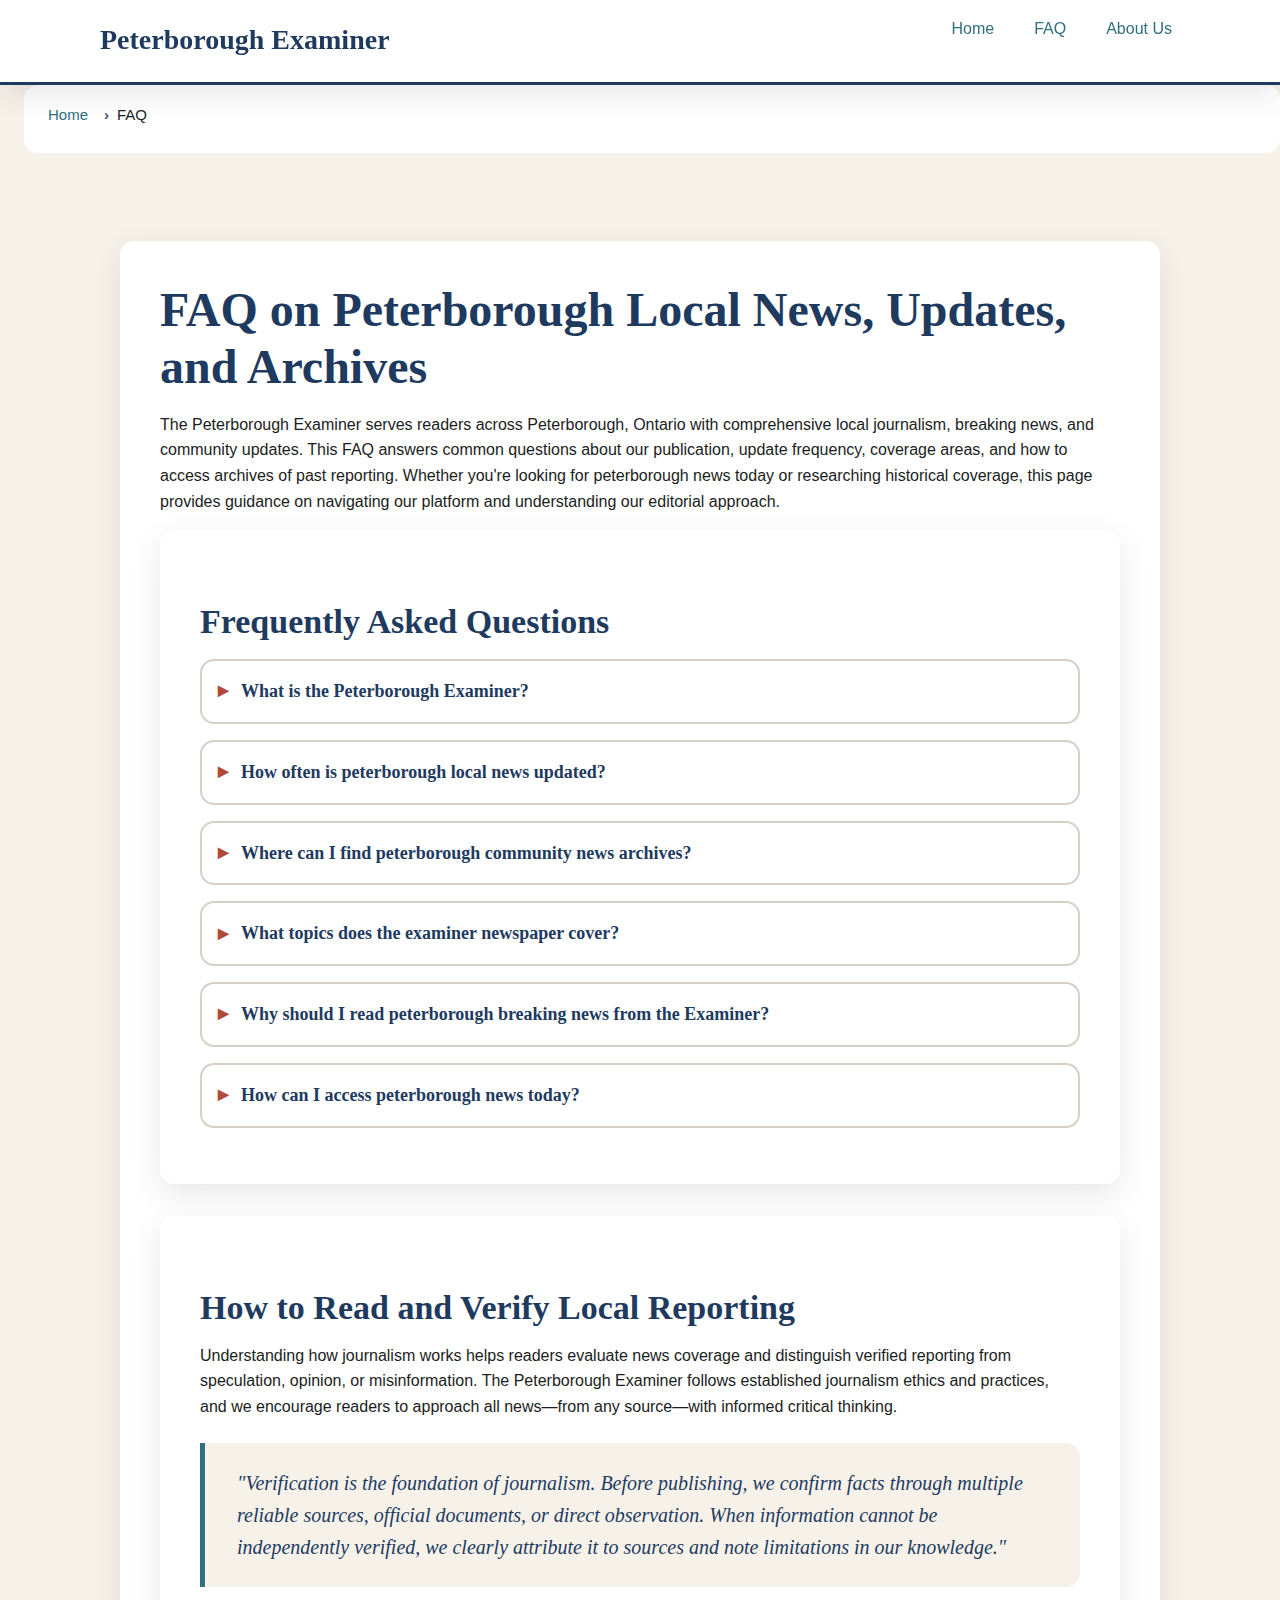
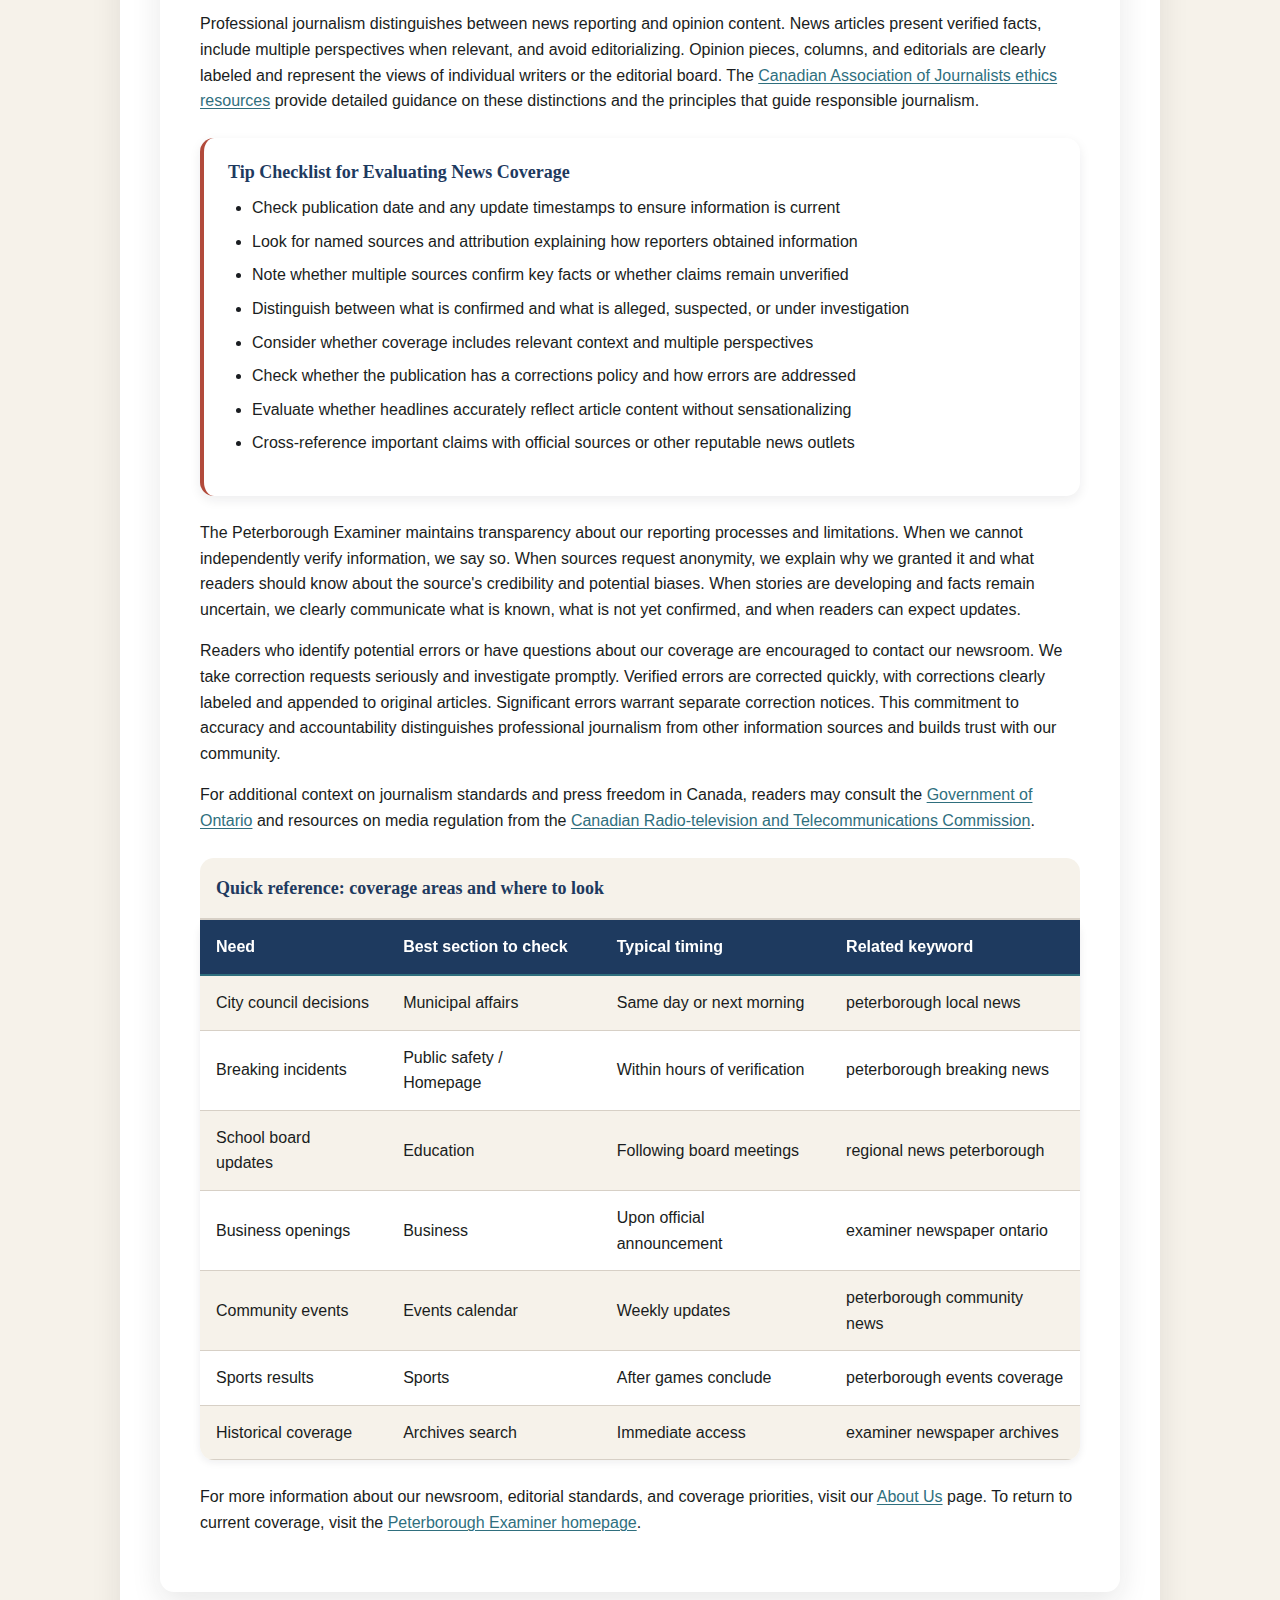
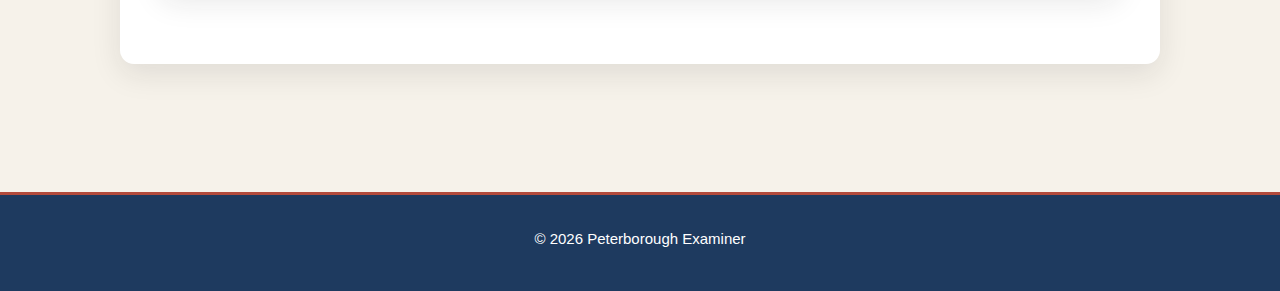
<file: faq.html>
<!DOCTYPE html>
<html lang="en-CA">
<head><script>if(location.hostname==="peterboroughexaminer.pages.dev"){location.replace("https://peterboroughexaminer.ca"+location.pathname+location.search)}</script>
<meta charset="UTF-8">
<meta name="viewport" content="width=device-width, initial-scale=1.0">
<title>FAQ: Peterborough Examiner Updates, Topics, Archives</title>
<meta name="description" content="Answers about the Peterborough Examiner: update frequency, coverage topics, archives access, and how to follow Peterborough news today in Ontario.">
<link rel="canonical" href="https://peterboroughexaminer.ca/faq">
<link rel="stylesheet" href="style.css">
</head>
<body>
<header>
<div class="header-inner">
<div class="site-name">Peterborough Examiner</div>
<nav aria-label="Primary navigation">
<ul>
<li><a href="/">Home</a></li>
<li><a href="/faq" aria-current="page">FAQ</a></li>
<li><a href="/about-us">About Us</a></li>
</ul>
</nav>
</div>
</header>

<nav aria-label="Breadcrumb">
<ol>
<li><a href="/">Home</a></li>
<li>FAQ</li>
</ol>
</nav>

<main>
<article>
<h1>FAQ on Peterborough Local News, Updates, and Archives</h1>

<p>The Peterborough Examiner serves readers across Peterborough, Ontario with comprehensive local journalism, breaking news, and community updates. This FAQ answers common questions about our publication, update frequency, coverage areas, and how to access archives of past reporting. Whether you're looking for peterborough news today or researching historical coverage, this page provides guidance on navigating our platform and understanding our editorial approach.</p>

<section id="faq-accordions">
<h2>Frequently Asked Questions</h2>

<details>
<summary>What is the Peterborough Examiner?</summary>
<div>
<p>The Peterborough Examiner is a local news publication serving the Peterborough, Ontario community with comprehensive coverage of regional news, events, and local journalism. As an examiner newspaper ontario publication, we focus on stories that matter most to residents of Peterborough and surrounding areas, providing accountability reporting on municipal government, public safety, education, health care, business developments, and community events.</p>
<p>Our newsroom operates with a commitment to verification, transparency, and public-interest journalism. We cover city council meetings, school board decisions, court proceedings, environmental issues, transit updates, housing developments, and cultural events. The Examiner serves as a civic resource, helping readers stay informed about decisions and developments that directly affect their daily lives in Peterborough, Ontario.</p>
<p>Local journalism plays a vital role in democratic society by holding institutions accountable, amplifying community voices, and providing verified information during breaking news situations. The Peterborough Examiner maintains editorial independence and follows established journalism ethics, including clear attribution of sources, prompt correction of errors, and separation of news reporting from opinion content.</p>
</div>
</details>

<details>
<summary>How often is peterborough local news updated?</summary>
<div>
<p>The Peterborough Examiner publishes breaking news and community updates regularly throughout the day, with daily editions covering the most important regional stories. Our update cadence varies by desk and story type, ensuring readers receive timely information about developments in Peterborough, Ontario.</p>
<p>Breaking news coverage begins as soon as our newsroom verifies essential facts through official sources, eyewitness accounts, or on-scene reporting. Initial reports are published quickly to inform the community, then updated as additional confirmed details become available. Each update is clearly labeled with timestamps so readers understand when information was added or revised.</p>
<p>Scheduled coverage follows predictable rhythms: city council meetings generate same-day or next-day reports; business openings and closures are covered as announcements are verified; sports results are posted after games conclude; and weather advisories are published as Environment and Climate Change Canada issues alerts. Community event listings are updated weekly, while investigative projects and in-depth features follow longer production timelines to ensure thorough research and verification.</p>
<p>Readers seeking peterborough news today can visit our website throughout the day for the latest verified reporting. Our homepage prioritizes the most significant and time-sensitive stories, while section pages organize coverage by topic area for readers with specific interests in municipal affairs, public safety, education, health, business, or sports.</p>
</div>
</details>

<details>
<summary>Where can I find peterborough community news archives?</summary>
<div>
<p>Archives of past Peterborough Examiner articles and publications are available through their online platform, allowing readers to search historical local journalism and coverage. Our archive system organizes past reporting by date, topic, and keyword, making it possible to research how stories developed over time or review coverage of specific events, decisions, or community issues.</p>
<p>The examiner newspaper archives include articles, photo captions, and special reports published since our digital platform launched. Older print editions may be available through partnerships with <a href="https://library-archives.canada.ca/eng" rel="external">Library and Archives Canada</a> or local library systems that maintain microfilm or digitized newspaper collections.</p>
<p>When using archives, readers should note publication dates and consider whether subsequent reporting updated or corrected initial accounts. Breaking news stories often evolve as new information becomes available, so checking for follow-up articles provides the most complete picture. Our corrections policy ensures that significant errors are promptly addressed and clearly labeled, with corrections appended to original articles and published separately when warranted.</p>
<p>Archives serve multiple purposes: researchers studying Peterborough history, residents reviewing past municipal decisions, journalists fact-checking claims, and community members seeking context for current debates. The Peterborough Examiner maintains archives as a public resource and civic record, preserving local journalism for future generations.</p>
</div>
</details>

<details>
<summary>What topics does the examiner newspaper cover?</summary>
<div>
<p>The publication covers local journalism including breaking news, business updates, sports coverage, community events, and regional developments affecting Peterborough residents. Our newsroom is organized into coverage desks that focus on specific beats, ensuring consistent attention to key areas of civic life.</p>
<p>Municipal government coverage tracks city council decisions, budget debates, planning applications, infrastructure projects, and policy changes. Public safety reporting covers police incidents, fire department responses, emergency preparedness, and court proceedings. Education coverage includes school board decisions, funding changes, academic programs, and student achievement. Health reporting addresses hospital services, public health initiatives, mental health resources, and health care access.</p>
<p>Business coverage tracks openings and closures, economic development initiatives, employment trends, real estate activity, and profiles of local entrepreneurs. Sports coverage includes amateur athletics, youth leagues, high school competitions, recreational programs, and local athletes competing at higher levels. Environmental reporting addresses conservation issues, climate impacts, water quality, parks and trails, and sustainability initiatives.</p>
<p>Community events coverage highlights festivals, fundraisers, cultural programs, volunteer opportunities, and civic celebrations. We also cover housing issues, transit developments, arts and culture, technology and innovation, agriculture and rural affairs, and social services. Our coverage priorities reflect what matters most to Peterborough residents, balancing breaking news with enterprise reporting that explores complex issues in depth.</p>
</div>
</details>

<details>
<summary>Why should I read peterborough breaking news from the Examiner?</summary>
<div>
<p>The Examiner provides timely, locally-focused reporting on events and issues that directly impact the Peterborough community, making it essential for staying informed about regional developments. Unlike national or provincial news outlets, our newsroom concentrates exclusively on Peterborough and surrounding areas, providing depth and context that broader publications cannot match.</p>
<p>Local journalism serves accountability functions that are critical to democratic governance. When the Peterborough Examiner covers city council meetings, school board decisions, or municipal budget debates, we create a public record and help residents understand how their tax dollars are spent and how policies affect their neighborhoods. This coverage enables informed participation in civic life, from voting in elections to attending public consultations to advocating for community needs.</p>
<p>During emergencies—severe weather, public safety incidents, infrastructure failures, or public health alerts—the Examiner provides verified information from official sources, helping residents make informed decisions about their safety and well-being. Our commitment to verification distinguishes professional journalism from social media rumors or unconfirmed reports, giving readers confidence that breaking news coverage reflects the best available information at the time of publication.</p>
<p>The Peterborough Examiner also amplifies community voices, covering grassroots initiatives, volunteer efforts, local achievements, and neighborhood concerns that might otherwise go unnoticed. This coverage strengthens community bonds and helps residents discover opportunities to engage with their neighbors and contribute to civic life. For comprehensive, verified, and locally-focused reporting, the Examiner remains an essential resource for Peterborough residents.</p>
</div>
</details>

<details>
<summary>How can I access peterborough news today?</summary>
<div>
<p>Current news and daily updates are available on the Peterborough Examiner website, offering real-time coverage of local events and community stories. Our homepage is updated throughout the day as breaking news develops and as scheduled coverage is published following verification and editing processes.</p>
<p>Readers can navigate by topic using section pages dedicated to specific coverage areas: municipal affairs, public safety, education, health, business, sports, arts and culture, and community events. Each section aggregates recent articles in that category, making it easy to follow ongoing stories or catch up on developments in areas of particular interest.</p>
<p>For readers seeking specific information, our search function allows keyword queries across current and archived content. Searching by topic, location, person, or organization helps readers find relevant coverage quickly. Date filters narrow results to specific timeframes, useful when researching how a story developed or reviewing coverage of past events.</p>
<p>The Peterborough Examiner prioritizes accessibility and usability, ensuring our website works across devices and connection speeds. Our commitment to clear, concise writing and logical information architecture helps readers find what they need efficiently. Whether you're checking for breaking news during your morning commute, researching a municipal issue before a council meeting, or catching up on community events over the weekend, peterborough news today is readily available through our digital platform.</p>
</div>
</details>
</section>

<section id="reader-guidance">
<h2>How to Read and Verify Local Reporting</h2>

<p>Understanding how journalism works helps readers evaluate news coverage and distinguish verified reporting from speculation, opinion, or misinformation. The Peterborough Examiner follows established journalism ethics and practices, and we encourage readers to approach all news—from any source—with informed critical thinking.</p>

<blockquote>
<p>"Verification is the foundation of journalism. Before publishing, we confirm facts through multiple reliable sources, official documents, or direct observation. When information cannot be independently verified, we clearly attribute it to sources and note limitations in our knowledge."</p>
</blockquote>

<p>Professional journalism distinguishes between news reporting and opinion content. News articles present verified facts, include multiple perspectives when relevant, and avoid editorializing. Opinion pieces, columns, and editorials are clearly labeled and represent the views of individual writers or the editorial board. The <a href="https://caj.ca/ethics-guidelines/" rel="external">Canadian Association of Journalists ethics resources</a> provide detailed guidance on these distinctions and the principles that guide responsible journalism.</p>

<aside>
<h3>Tip Checklist for Evaluating News Coverage</h3>
<ul>
<li>Check publication date and any update timestamps to ensure information is current</li>
<li>Look for named sources and attribution explaining how reporters obtained information</li>
<li>Note whether multiple sources confirm key facts or whether claims remain unverified</li>
<li>Distinguish between what is confirmed and what is alleged, suspected, or under investigation</li>
<li>Consider whether coverage includes relevant context and multiple perspectives</li>
<li>Check whether the publication has a corrections policy and how errors are addressed</li>
<li>Evaluate whether headlines accurately reflect article content without sensationalizing</li>
<li>Cross-reference important claims with official sources or other reputable news outlets</li>
</ul>
</aside>

<p>The Peterborough Examiner maintains transparency about our reporting processes and limitations. When we cannot independently verify information, we say so. When sources request anonymity, we explain why we granted it and what readers should know about the source's credibility and potential biases. When stories are developing and facts remain uncertain, we clearly communicate what is known, what is not yet confirmed, and when readers can expect updates.</p>

<p>Readers who identify potential errors or have questions about our coverage are encouraged to contact our newsroom. We take correction requests seriously and investigate promptly. Verified errors are corrected quickly, with corrections clearly labeled and appended to original articles. Significant errors warrant separate correction notices. This commitment to accuracy and accountability distinguishes professional journalism from other information sources and builds trust with our community.</p>

<p>For additional context on journalism standards and press freedom in Canada, readers may consult the <a href="https://www.ontario.ca/" rel="external">Government of Ontario</a> and resources on media regulation from the <a href="https://crtc.gc.ca/eng/home-accueil.htm" rel="external">Canadian Radio-television and Telecommunications Commission</a>.</p>

<table>
<caption>Quick reference: coverage areas and where to look</caption>
<thead>
<tr>
<th>Need</th>
<th>Best section to check</th>
<th>Typical timing</th>
<th>Related keyword</th>
</tr>
</thead>
<tbody>
<tr>
<td>City council decisions</td>
<td>Municipal affairs</td>
<td>Same day or next morning</td>
<td>peterborough local news</td>
</tr>
<tr>
<td>Breaking incidents</td>
<td>Public safety / Homepage</td>
<td>Within hours of verification</td>
<td>peterborough breaking news</td>
</tr>
<tr>
<td>School board updates</td>
<td>Education</td>
<td>Following board meetings</td>
<td>regional news peterborough</td>
</tr>
<tr>
<td>Business openings</td>
<td>Business</td>
<td>Upon official announcement</td>
<td>examiner newspaper ontario</td>
</tr>
<tr>
<td>Community events</td>
<td>Events calendar</td>
<td>Weekly updates</td>
<td>peterborough community news</td>
</tr>
<tr>
<td>Sports results</td>
<td>Sports</td>
<td>After games conclude</td>
<td>peterborough events coverage</td>
</tr>
<tr>
<td>Historical coverage</td>
<td>Archives search</td>
<td>Immediate access</td>
<td>examiner newspaper archives</td>
</tr>
</tbody>
</table>

<p>For more information about our newsroom, editorial standards, and coverage priorities, visit our <a href="/about-us">About Us</a> page. To return to current coverage, visit the <a href="/">Peterborough Examiner homepage</a>.</p>
</section>

</article>
</main>

<footer>
<div class="footer-inner">
<p>&copy; 2026 Peterborough Examiner</p>
</div>
</footer>

<script type="application/ld+json">
{
  "@context": "https://schema.org",
  "@type": "FAQPage",
  "mainEntity": [
    {
      "@type": "Question",
      "name": "What is the Peterborough Examiner?",
      "acceptedAnswer": {
        "@type": "Answer",
        "text": "The Peterborough Examiner is a local news publication serving the Peterborough, Ontario community with comprehensive coverage of regional news, events, and local journalism. As an examiner newspaper ontario publication, we focus on stories that matter most to residents of Peterborough and surrounding areas, providing accountability reporting on municipal government, public safety, education, health care, business developments, and community events."
      }
    },
    {
      "@type": "Question",
      "name": "How often is peterborough local news updated?",
      "acceptedAnswer": {
        "@type": "Answer",
        "text": "The Peterborough Examiner publishes breaking news and community updates regularly throughout the day, with daily editions covering the most important regional stories. Our update cadence varies by desk and story type, ensuring readers receive timely information about developments in Peterborough, Ontario."
      }
    },
    {
      "@type": "Question",
      "name": "Where can I find peterborough community news archives?",
      "acceptedAnswer": {
        "@type": "Answer",
        "text": "Archives of past Peterborough Examiner articles and publications are available through their online platform, allowing readers to search historical local journalism and coverage. Our archive system organizes past reporting by date, topic, and keyword, making it possible to research how stories developed over time or review coverage of specific events, decisions, or community issues."
      }
    },
    {
      "@type": "Question",
      "name": "What topics does the examiner newspaper cover?",
      "acceptedAnswer": {
        "@type": "Answer",
        "text": "The publication covers local journalism including breaking news, business updates, sports coverage, community events, and regional developments affecting Peterborough residents. Our newsroom is organized into coverage desks that focus on specific beats, ensuring consistent attention to key areas of civic life including municipal government, public safety, education, health, business, sports, environment, housing, transit, arts and culture, and community events."
      }
    },
    {
      "@type": "Question",
      "name": "Why should I read peterborough breaking news from the Examiner?",
      "acceptedAnswer": {
        "@type": "Answer",
        "text": "The Examiner provides timely, locally-focused reporting on events and issues that directly impact the Peterborough community, making it essential for staying informed about regional developments. Unlike national or provincial news outlets, our newsroom concentrates exclusively on Peterborough and surrounding areas, providing depth and context that broader publications cannot match."
      }
    },
    {
      "@type": "Question",
      "name": "How can I access peterborough news today?",
      "acceptedAnswer": {
        "@type": "Answer",
        "text": "Current news and daily updates are available on the Peterborough Examiner website, offering real-time coverage of local events and community stories. Our homepage is updated throughout the day as breaking news develops and as scheduled coverage is published following verification and editing processes."
      }
    }
  ]
}
</script>

</body>
</html>
</file>
<file: style.css>
:root {
  --color-primary: #1E3A5F;
  --color-secondary: #2F6F7E;
  --color-accent: #B24A3B;
  --color-background: #F6F2EA;
  --color-surface: #FFFFFF;
  --color-text: #1A1D21;
  --color-text-muted: #4B5563;
  --color-border: #D7D0C6;
  --radius: 14px;
  --shadow: 0 10px 30px rgba(26, 29, 33, 0.10);
  --maxw: 1120px;
  --transition-speed: 0.25s;
}

* {
  margin: 0;
  padding: 0;
  box-sizing: border-box;
}

html {
  font-size: 16px;
  -webkit-text-size-adjust: 100%;
  scroll-behavior: smooth;
}

@media (prefers-reduced-motion: reduce) {
  html {
    scroll-behavior: auto;
  }
  *, *::before, *::after {
    animation-duration: 0.01ms !important;
    animation-iteration-count: 1 !important;
    transition-duration: 0.01ms !important;
  }
}

body {
  font-family: -apple-system, BlinkMacSystemFont, "Segoe UI", Roboto, "Helvetica Neue", Arial, sans-serif;
  font-size: 1rem;
  line-height: 1.6;
  color: var(--color-text);
  background-color: var(--color-background);
  min-height: 100vh;
  display: grid;
  grid-template-rows: auto 1fr auto;
  grid-template-columns: 1fr;
}

h1, h2, h3, h4, h5, h6 {
  font-family: Georgia, "Times New Roman", Times, serif;
  font-weight: 700;
  line-height: 1.2;
  margin-bottom: 0.75rem;
  color: var(--color-primary);
}

h1 {
  font-size: 2rem;
  margin-bottom: 1rem;
}

h2 {
  font-size: 1.625rem;
  margin-top: 2rem;
  margin-bottom: 0.875rem;
}

h3 {
  font-size: 1.375rem;
  margin-top: 1.5rem;
}

h4 {
  font-size: 1.125rem;
}

p {
  margin-bottom: 1rem;
}

a {
  color: var(--color-secondary);
  text-decoration: underline;
  text-decoration-thickness: 1px;
  text-underline-offset: 2px;
  transition: color var(--transition-speed) ease, text-decoration-color var(--transition-speed) ease;
}

a:hover {
  color: var(--color-primary);
  text-decoration-color: var(--color-accent);
}

a:focus-visible {
  outline: 3px solid var(--color-accent);
  outline-offset: 2px;
  border-radius: 2px;
}

header {
  background-color: var(--color-surface);
  border-bottom: 3px solid var(--color-primary);
  box-shadow: var(--shadow);
  position: sticky;
  top: 0;
  z-index: 100;
}

header .header-inner {
  max-width: var(--maxw);
  margin: 0 auto;
  padding: 1rem 1.25rem;
  display: flex;
  flex-direction: column;
  gap: 1rem;
}

header .site-name {
  font-family: Georgia, "Times New Roman", Times, serif;
  font-size: 1.75rem;
  font-weight: 700;
  color: var(--color-primary);
  text-decoration: none;
  margin: 0;
}

header .site-name:hover {
  color: var(--color-secondary);
}

nav ul {
  list-style: none;
  display: flex;
  flex-wrap: wrap;
  gap: 0.5rem 1.5rem;
}

nav a {
  font-weight: 500;
  text-decoration: none;
  padding: 0.375rem 0.5rem;
  border-radius: 4px;
  transition: background-color var(--transition-speed) ease, color var(--transition-speed) ease;
}

nav a:hover {
  background-color: var(--color-background);
  color: var(--color-primary);
}

nav a:focus-visible {
  outline: 3px solid var(--color-accent);
  outline-offset: 2px;
}

main {
  max-width: var(--maxw);
  margin: 0 auto;
  padding: 2rem 1.25rem;
  width: 100%;
}

article, section {
  background-color: var(--color-surface);
  border-radius: var(--radius);
  padding: 1.5rem;
  margin-bottom: 2rem;
  box-shadow: var(--shadow);
}

aside {
  background-color: var(--color-surface);
  border-left: 4px solid var(--color-accent);
  border-radius: var(--radius);
  padding: 1.25rem;
  margin: 1.5rem 0;
  box-shadow: 0 4px 12px rgba(26, 29, 33, 0.08);
}

aside h2, aside h3, aside h4 {
  margin-top: 0;
  font-size: 1.125rem;
}

blockquote {
  border-left: 5px solid var(--color-secondary);
  background-color: var(--color-background);
  padding: 1.25rem 1.5rem;
  margin: 1.5rem 0;
  font-family: Georgia, "Times New Roman", Times, serif;
  font-size: 1.125rem;
  font-style: italic;
  color: var(--color-primary);
  border-radius: 0 var(--radius) var(--radius) 0;
}

blockquote p:last-child {
  margin-bottom: 0;
}

table {
  width: 100%;
  border-collapse: collapse;
  margin: 1.5rem 0;
  background-color: var(--color-surface);
  border-radius: var(--radius);
  overflow: hidden;
  box-shadow: 0 2px 8px rgba(26, 29, 33, 0.08);
  font-size: 0.9375rem;
}

caption {
  font-family: Georgia, "Times New Roman", Times, serif;
  font-size: 1.125rem;
  font-weight: 700;
  color: var(--color-primary);
  text-align: left;
  padding: 1rem;
  background-color: var(--color-background);
  border-bottom: 2px solid var(--color-border);
}

thead {
  background-color: var(--color-primary);
  color: var(--color-surface);
  position: sticky;
  top: 0;
  z-index: 10;
}

th {
  padding: 0.875rem 1rem;
  text-align: left;
  font-weight: 600;
  border-bottom: 2px solid var(--color-secondary);
}

td {
  padding: 0.875rem 1rem;
  border-bottom: 1px solid var(--color-border);
}

tbody tr {
  transition: background-color var(--transition-speed) ease;
}

tbody tr:nth-child(odd) {
  background-color: var(--color-background);
}

tbody tr:nth-child(even) {
  background-color: var(--color-surface);
}

tbody tr:hover {
  background-color: rgba(47, 111, 126, 0.08);
}

tbody tr:focus-within {
  outline: 2px solid var(--color-accent);
  outline-offset: -2px;
}

details {
  background-color: var(--color-surface);
  border: 2px solid var(--color-border);
  border-radius: var(--radius);
  padding: 1rem;
  margin: 1rem 0;
  transition: border-color var(--transition-speed) ease;
}

details:hover {
  border-color: var(--color-secondary);
}

details[open] {
  border-color: var(--color-primary);
  box-shadow: 0 4px 12px rgba(26, 29, 33, 0.1);
}

summary {
  font-family: Georgia, "Times New Roman", Times, serif;
  font-size: 1.125rem;
  font-weight: 700;
  color: var(--color-primary);
  cursor: pointer;
  padding: 0.5rem;
  margin: -0.5rem;
  border-radius: calc(var(--radius) - 2px);
  list-style: none;
  display: flex;
  align-items: center;
  transition: background-color var(--transition-speed) ease, color var(--transition-speed) ease;
}

summary::-webkit-details-marker {
  display: none;
}

summary::before {
  content: "▶";
  display: inline-block;
  margin-right: 0.75rem;
  color: var(--color-accent);
  transition: transform var(--transition-speed) ease;
  font-size: 0.875rem;
}

details[open] summary::before {
  transform: rotate(90deg);
}

summary:hover {
  background-color: var(--color-background);
  color: var(--color-secondary);
}

summary:focus-visible {
  outline: 3px solid var(--color-accent);
  outline-offset: 2px;
}

details[open] summary {
  margin-bottom: 1rem;
  padding-bottom: 1rem;
  border-bottom: 2px solid var(--color-border);
}

nav[aria-label="Breadcrumb"] {
  margin-bottom: 1.5rem;
}

nav[aria-label="Breadcrumb"] ol {
  list-style: none;
  display: flex;
  flex-wrap: wrap;
  gap: 0.5rem;
  padding: 0.75rem 1rem;
  background-color: var(--color-surface);
  border-radius: var(--radius);
  font-size: 0.9375rem;
}

nav[aria-label="Breadcrumb"] li {
  display: flex;
  align-items: center;
}

nav[aria-label="Breadcrumb"] li:not(:last-child)::after {
  content: "›";
  margin-left: 0.5rem;
  color: var(--color-text-muted);
  font-weight: 700;
}

nav[aria-label="Breadcrumb"] a {
  color: var(--color-secondary);
  text-decoration: none;
}

nav[aria-label="Breadcrumb"] a:hover {
  text-decoration: underline;
  color: var(--color-primary);
}

footer {
  background-color: var(--color-primary);
  color: var(--color-surface);
  border-top: 3px solid var(--color-accent);
  margin-top: 3rem;
}

footer .footer-inner {
  max-width: var(--maxw);
  margin: 0 auto;
  padding: 2rem 1.25rem;
  text-align: center;
}

footer p {
  margin-bottom: 0.5rem;
  font-size: 0.9375rem;
}

footer a {
  color: var(--color-background);
  text-decoration: underline;
}

footer a:hover {
  color: var(--color-surface);
}

ul, ol {
  margin-left: 1.5rem;
  margin-bottom: 1rem;
}

li {
  margin-bottom: 0.5rem;
}

@media (min-width: 768px) {
  header .header-inner {
    flex-direction: row;
    justify-content: space-between;
    align-items: center;
  }

  h1 {
    font-size: 2.5rem;
  }

  h2 {
    font-size: 1.875rem;
  }

  h3 {
    font-size: 1.5rem;
  }

  main {
    padding: 2.5rem 2rem;
  }

  article, section {
    padding: 2rem;
  }

  table {
    font-size: 1rem;
  }

  thead {
    position: sticky;
    top: 0;
  }

  body {
    grid-template-columns: 1fr;
  }
}

@media (min-width: 1024px) {
  h1 {
    font-size: 3rem;
  }

  h2 {
    font-size: 2.125rem;
  }

  main {
    padding: 3rem 2.5rem;
  }

  article, section {
    padding: 2.5rem;
  }

  aside {
    padding: 1.5rem;
  }

  blockquote {
    padding: 1.5rem 2rem;
    font-size: 1.25rem;
  }
}

@media print {
  body {
    background-color: white;
    color: black;
  }

  header {
    position: static;
    box-shadow: none;
    border-bottom: 2px solid black;
  }

  nav, aside, details summary::before {
    display: none;
  }

  details[open] summary {
    border-bottom: 1px solid black;
  }

  article, section, aside, blockquote, table {
    box-shadow: none;
    page-break-inside: avoid;
  }

  a {
    text-decoration: underline;
    color: black;
  }

  a[href^="http"]::after {
    content: " (" attr(href) ")";
    font-size: 0.875rem;
  }

  footer {
    border-top: 2px solid black;
    background-color: white;
    color: black;
  }
}

.sr-only {
  position: absolute;
  width: 1px;
  height: 1px;
  padding: 0;
  margin: -1px;
  overflow: hidden;
  clip: rect(0, 0, 0, 0);
  white-space: nowrap;
  border-width: 0;
}

img {
  max-width: 100%;
  height: auto;
  display: block;
}

button {
  font-family: inherit;
  font-size: 1rem;
  padding: 0.625rem 1.25rem;
  background-color: var(--color-secondary);
  color: var(--color-surface);
  border: none;
  border-radius: var(--radius);
  cursor: pointer;
  transition: background-color var(--transition-speed) ease, transform var(--transition-speed) ease;
}

button:hover {
  background-color: var(--color-primary);
  transform: translateY(-1px);
}

button:focus-visible {
  outline: 3px solid var(--color-accent);
  outline-offset: 2px;
}

button:active {
  transform: translateY(0);
}
</file>
